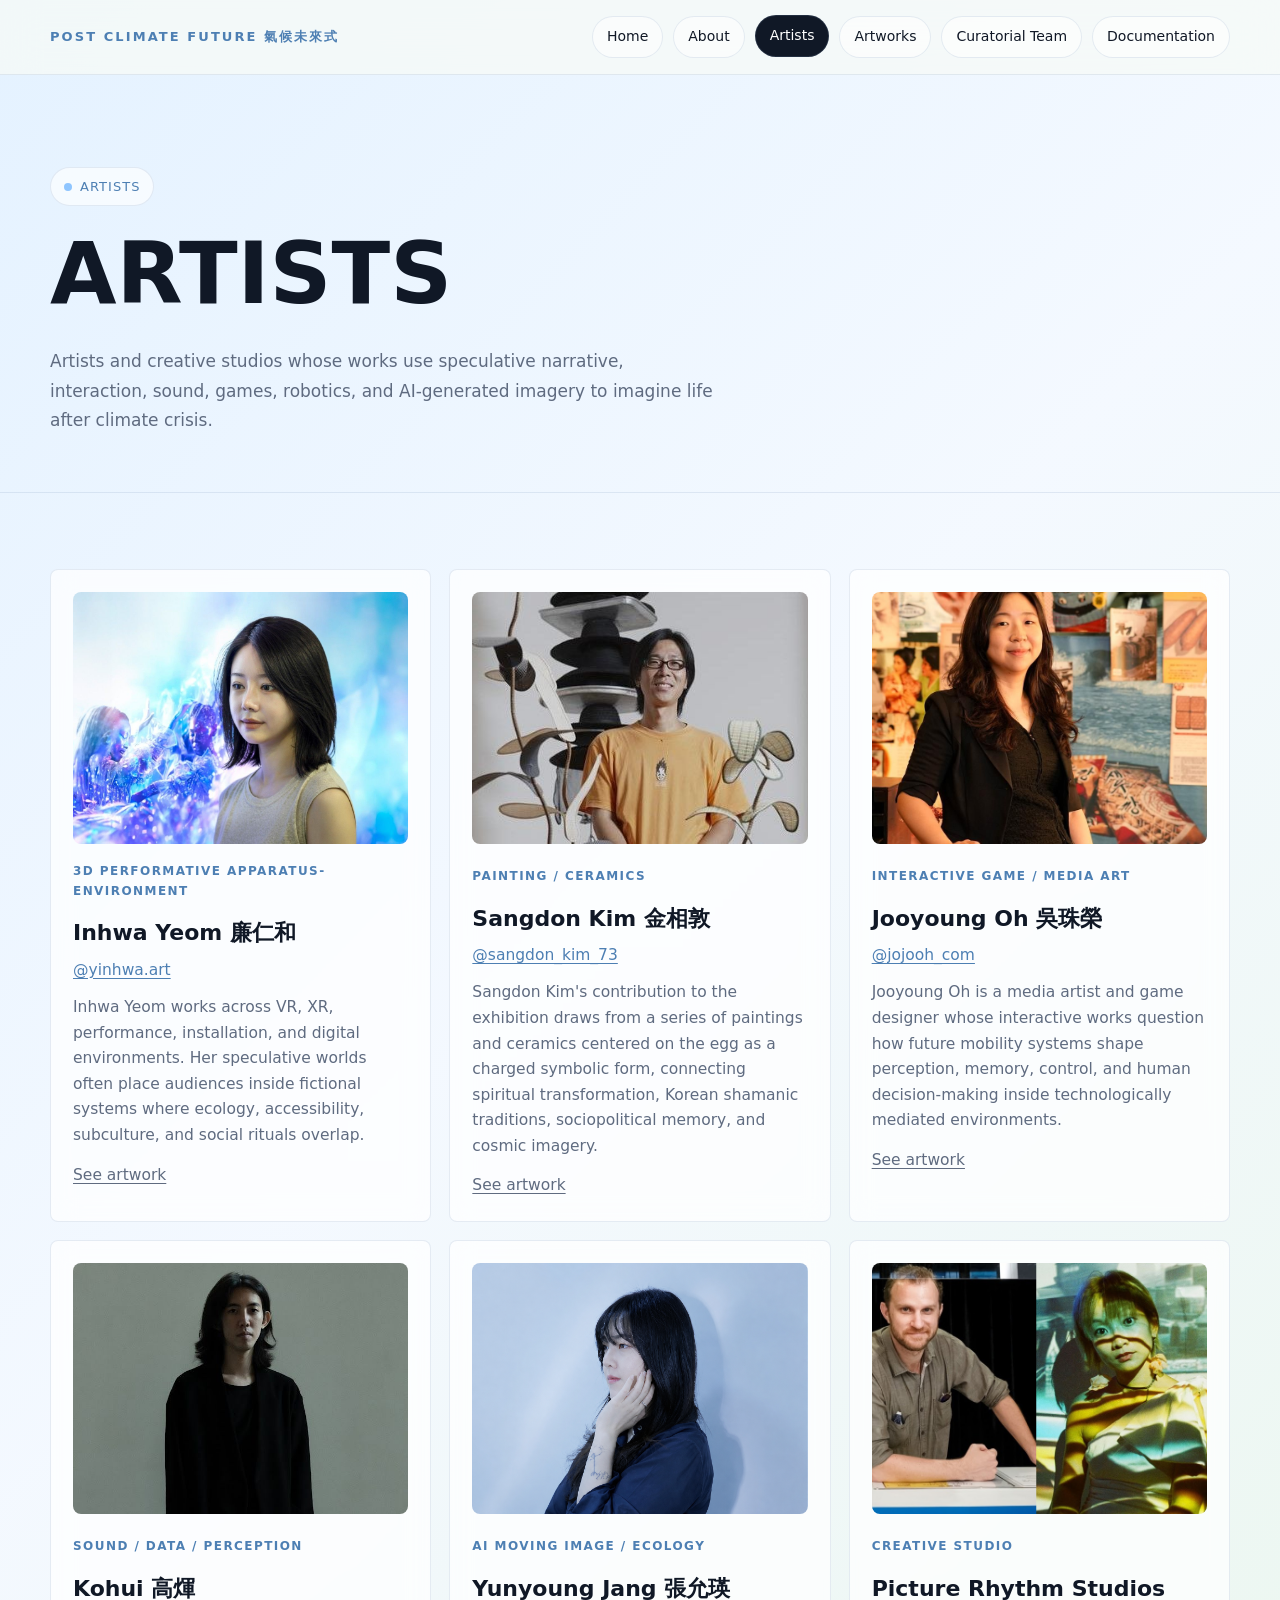
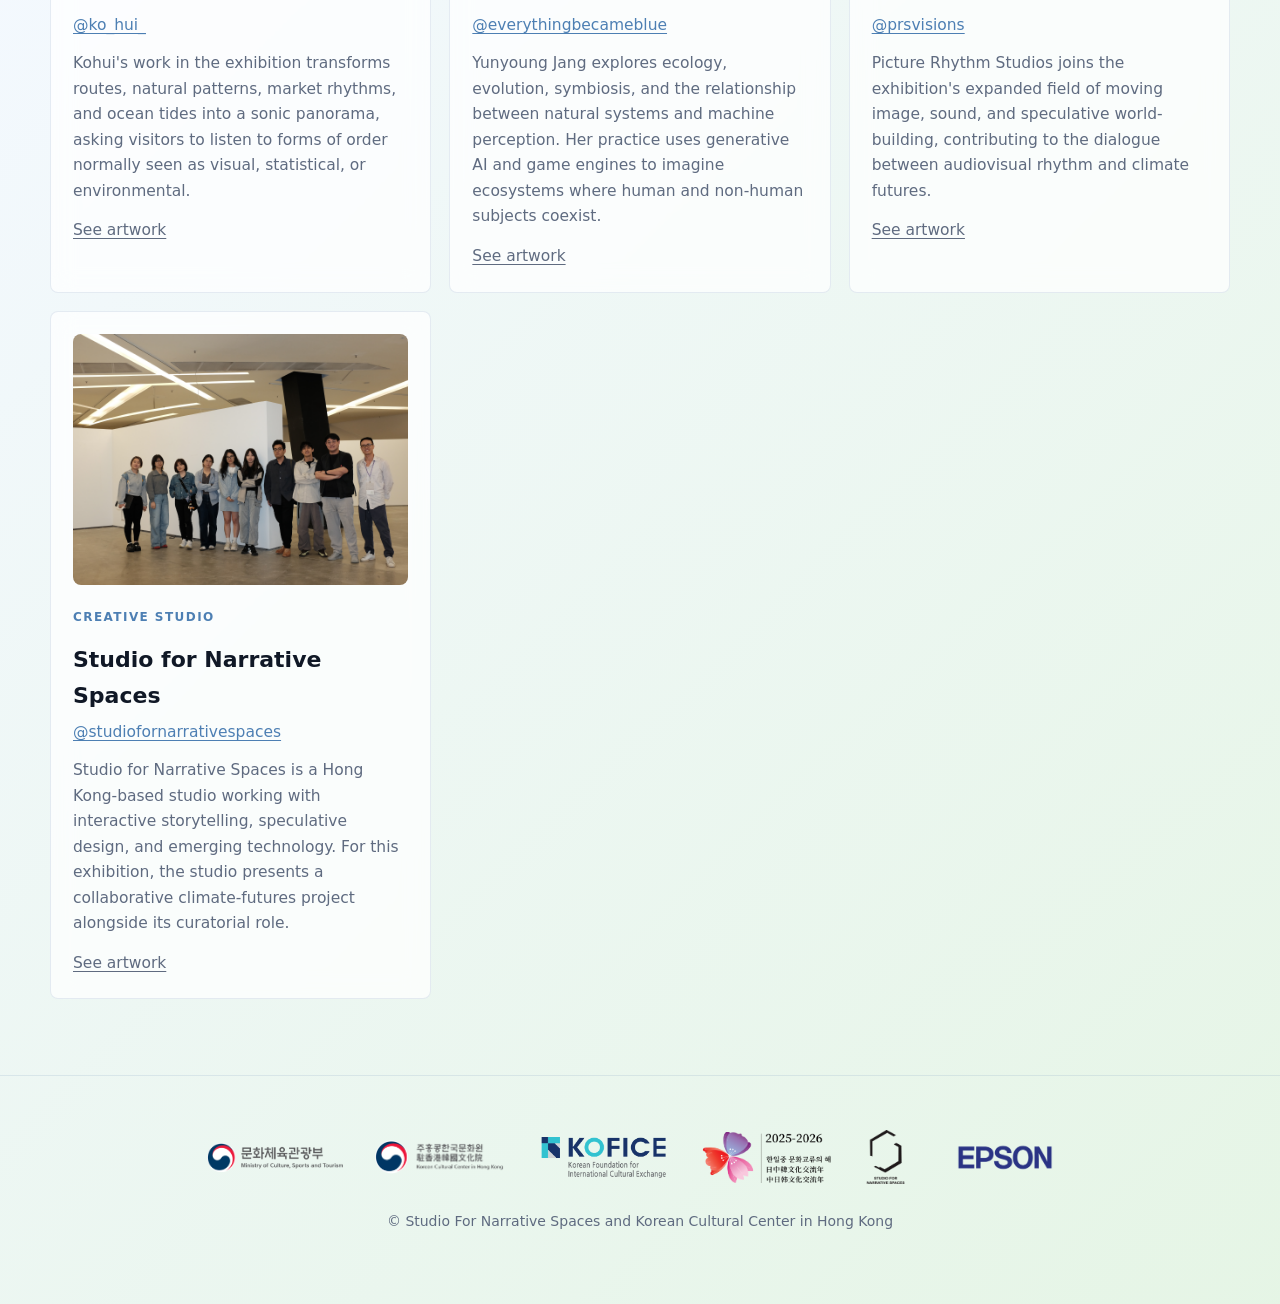
<file: artists.html>
<!DOCTYPE html>
<html lang="en">
<head>
  <meta charset="UTF-8" />
  <meta name="viewport" content="width=device-width, initial-scale=1.0" />
  <title>Artists | SPECULATIVE VISIONS OF A POST-CLIMATE FUTURE</title>
   <link rel="stylesheet" href="assets/css/style.css" />
</head>
<body>
<header>
  <div class="site-wrap nav">
    <a class="brand" href="index.html">Post Climate Future 氣候未來式</a>
    <nav class="nav-links" aria-label="Main navigation">
      <a href="index.html" class="">Home</a>
      <a href="about.html" class="">About</a>  
      <a href="artists.html" class="active">Artists</a>
      <a href="artworks.html" class="">Artworks</a>
      <a href="curatorial-team.html" class="">Curatorial Team</a>
      <a href="documentation.html" class="">Documentation</a>
    </nav>
  </div>
</header>
<main>
  <div class="site-wrap page-hero">
    <div class="eyebrow"><span class="dot"></span> Artists</div>
    <h1 class="page-title">Artists</h1>
    <p class="page-intro">Artists and creative studios whose works use speculative narrative, interaction, sound, games, robotics, and AI-generated imagery to imagine life after climate crisis.</p>
  </div>

  <section>
    <div class="site-wrap">
      <div class="grid">
        <article class="card">
          <a class="image-link" href="https://yinhwa.art/" aria-label="Visit Inhwa Yeom's website">
            <img class="profile-image" src="image/artists/inhwa.jpeg" alt="Inhwa Yeom">
          </a>
          <span class="meta">3D performative apparatus-environment</span>
          <h3><a href="https://yinhwa.art/">Inhwa Yeom 廉仁和</a></h3>
          <p class="ig-link"><a href="https://www.instagram.com/yinhwa.art/">@yinhwa.art</a></p>
          <p>Inhwa Yeom works across VR, XR, performance, installation, and digital environments. Her speculative worlds often place audiences inside fictional systems where ecology, accessibility, subculture, and social rituals overlap.</p>
          <p class="card-link"><a class="text-link" href="artwork-koko-killing-island.html">See artwork</a></p>
        </article>
        <article class="card">
          <a class="image-link" href="https://www.phdgroup.art/artists/kim-sangdon" aria-label="Visit Sangdon Kim's artist page">
            <img class="profile-image" src="image/artists/sangdom.jpeg" alt="Sangdon Kim">
          </a>
          <span class="meta">Painting / ceramics</span>
          <h3><a href="https://www.phdgroup.art/artists/kim-sangdon">Sangdon Kim 金相敦</a></h3>
          <p class="ig-link"><a href="https://www.instagram.com/sangdon_kim_73/">@sangdon_kim_73</a></p>
          <p>Sangdon Kim's contribution to the exhibition draws from a series of paintings and ceramics centered on the egg as a charged symbolic form, connecting spiritual transformation, Korean shamanic traditions, sociopolitical memory, and cosmic imagery.</p>
          <p class="card-link"><a class="text-link" href="artwork-the-eggs.html">See artwork</a></p>
        </article>
        <article class="card">
          <a class="image-link" href="https://jojooh.com/" aria-label="Visit Jooyoung Oh's website">
            <img class="profile-image" src="image/artists/jooyoung.jpeg" alt="Jooyoung Oh">
          </a>
          <span class="meta">Interactive game / media art</span>
          <h3><a href="https://jojooh.com/">Jooyoung Oh 吳珠榮</a></h3>
          <p class="ig-link"><a href="https://www.instagram.com/jojooh_com/">@jojooh_com</a></p>
          <p>Jooyoung Oh is a media artist and game designer whose interactive works question how future mobility systems shape perception, memory, control, and human decision-making inside technologically mediated environments.</p>
          <p class="card-link"><a class="text-link" href="artwork-scope-of-the-cloud.html">See artwork</a></p>
        </article>
        <article class="card">
          <a class="image-link" href="https://www.kohui.xyz/" aria-label="Visit Kohui's website">
            <img class="profile-image" src="image/artists/kohui.jpeg" alt="Kohui">
          </a>
          <span class="meta">Sound / data / perception</span>
          <h3><a href="https://www.kohui.xyz/">Kohui 高煇</a></h3>
          <p class="ig-link"><a href="https://www.instagram.com/ko_hui_/">@ko_hui_</a></p>
          <p>Kohui's work in the exhibition transforms routes, natural patterns, market rhythms, and ocean tides into a sonic panorama, asking visitors to listen to forms of order normally seen as visual, statistical, or environmental.</p>
          <p class="card-link"><a class="text-link" href="artwork-perceive-panorama.html">See artwork</a></p>
        </article>
        <article class="card">
          <a class="image-link" href="https://www.yunyoung.kr/" aria-label="Visit Yunyoung Jang's website">
            <img class="profile-image" src="image/artists/yungyoung.jpeg" alt="Yunyoung Jang">
          </a>
          <span class="meta">AI moving image / ecology</span>
          <h3><a href="https://www.yunyoung.kr/">Yunyoung Jang 張允瑛</a></h3>
          <p class="ig-link"><a href="https://www.instagram.com/everythingbecameblue/">@everythingbecameblue</a></p>
          <p>Yunyoung Jang explores ecology, evolution, symbiosis, and the relationship between natural systems and machine perception. Her practice uses generative AI and game engines to imagine ecosystems where human and non-human subjects coexist.</p>
          <p class="card-link"><a class="text-link" href="artwork-symbiotic-luminescence.html">See artwork</a></p>
        </article>
        <article class="card">
          <a class="image-link" href="https://sites.google.com/view/picture-rhythm-studios/about" aria-label="Visit Picture Rhythm Studios' website">
            <img class="profile-image" src="image/artists/prs.jpg" alt="Picture Rhythm Studios">
          </a>
          <span class="meta">Creative studio</span>
          <h3><a href="https://sites.google.com/view/picture-rhythm-studios/about">Picture Rhythm Studios</a></h3>
          <p class="ig-link"><a href="https://www.instagram.com/prsvisions/">@prsvisions</a></p>
          <p>Picture Rhythm Studios joins the exhibition's expanded field of moving image, sound, and speculative world-building, contributing to the dialogue between audiovisual rhythm and climate futures.</p>
          <p class="card-link"><a class="text-link" href="artwork-nonhumotion-2.html">See artwork</a></p>
        </article>
        <article class="card">
          <a class="image-link" href="https://recfro.github.io/" aria-label="Visit Studio for Narrative Spaces">
            <img class="profile-image" src="image/curator/sns.JPG" alt="Studio for Narrative Spaces">
          </a>
          <span class="meta">Creative studio</span>
          <h3><a href="https://recfro.github.io/">Studio for Narrative Spaces</a></h3>
          <p class="ig-link"><a href="https://www.instagram.com/studiofornarrativespaces/">@studiofornarrativespaces</a></p>
          <p>Studio for Narrative Spaces is a Hong Kong-based studio working with interactive storytelling, speculative design, and emerging technology. For this exhibition, the studio presents a collaborative climate-futures project alongside its curatorial role.</p>
          <p class="card-link"><a class="text-link" href="artwork-nonhumotion-2.html">See artwork</a></p>
        </article>
      </div>
    </div>
  </section>
</main>
<footer>
  <div class="site-wrap footer-inner">
    <div class="footer-logos" aria-label="Exhibition partner logos">
      <a href="https://www.mcst.go.kr/english/" aria-label="Ministry of Culture, Sports and Tourism">
        <img class="footer-logo" src="image/mcst logo.png" alt="Ministry of Culture, Sports and Tourism logo">
      </a>
      <a href="https://hk.korean-culture.org/hk" aria-label="Korean Cultural Center in Hong Kong">
        <img class="footer-logo" src="image/kcchk logo.png" alt="Korean Cultural Center in Hong Kong logo">
      </a>
      <a href="https://www.kofice.or.kr/eng/main.do" aria-label="Korean Foundation for International Cultural Exchange">
        <img class="footer-logo" src="image/kofice logo.png" alt="KOFICE logo">
      </a>
      <div class="cultural-year">
        <button class="cultural-logo-button" type="button" aria-expanded="false" aria-label="Read about the 2025-2026 Korea-China-Japan Year of Cultural Exchanges">
          <img class="footer-logo" src="image/cultural communication logo.png" alt="Cultural communication year logo">
        </button>
        <div class="cultural-year-card" role="dialog" aria-label="2025-2026 Korea-China-Japan Year of Cultural Exchanges">
          <h3>2026 Korea-China-Japan Year of Cultural Exchanges</h3>
          <p class="cultural-year-cn">2025-2026 中日韓文化交流年</p>
          <p>The “2025–2026 Korea-China-Japan Year of Cultural Exchanges” was officially proclaimed at the Trilateral Summit on May 27, 2024, under the shared recognition that culture serves as a bridge connecting the three nations. Jointly organized by the Ministry of Culture, Sports and Tourism of the Republic of Korea, the Ministry of Education, Culture, Sports, Science and Technology of Japan, and the Ministry of Culture and Tourism of the People’s Republic of China, the initiative is designed to deepen cultural exchange and strengthen people-to-people ties among the three countries.</p>
        </div>
      </div>
      <a href="https://recfro.github.io/" aria-label="Studio for Narrative Spaces">
        <img class="footer-logo" src="image/sns logo.png" alt="Studio for Narrative Spaces logo">
      </a>
      <a href="https://www.epson.com.hk/" aria-label="Epson Hong Kong">
        <img class="footer-logo" src="image/epson logo.png" alt="Epson logo">
      </a>
    </div>
      <p>
  © 
  <a href="https://recfro.github.io/">
    Studio For Narrative Spaces
  </a>
  and
  <a href="https://hk.korean-culture.org">
    Korean Cultural Center in Hong Kong
  </a>
</p>
  </div>
</footer>
<script src="assets/js/cultural-year.js"></script>
</body>
</html>
</file>
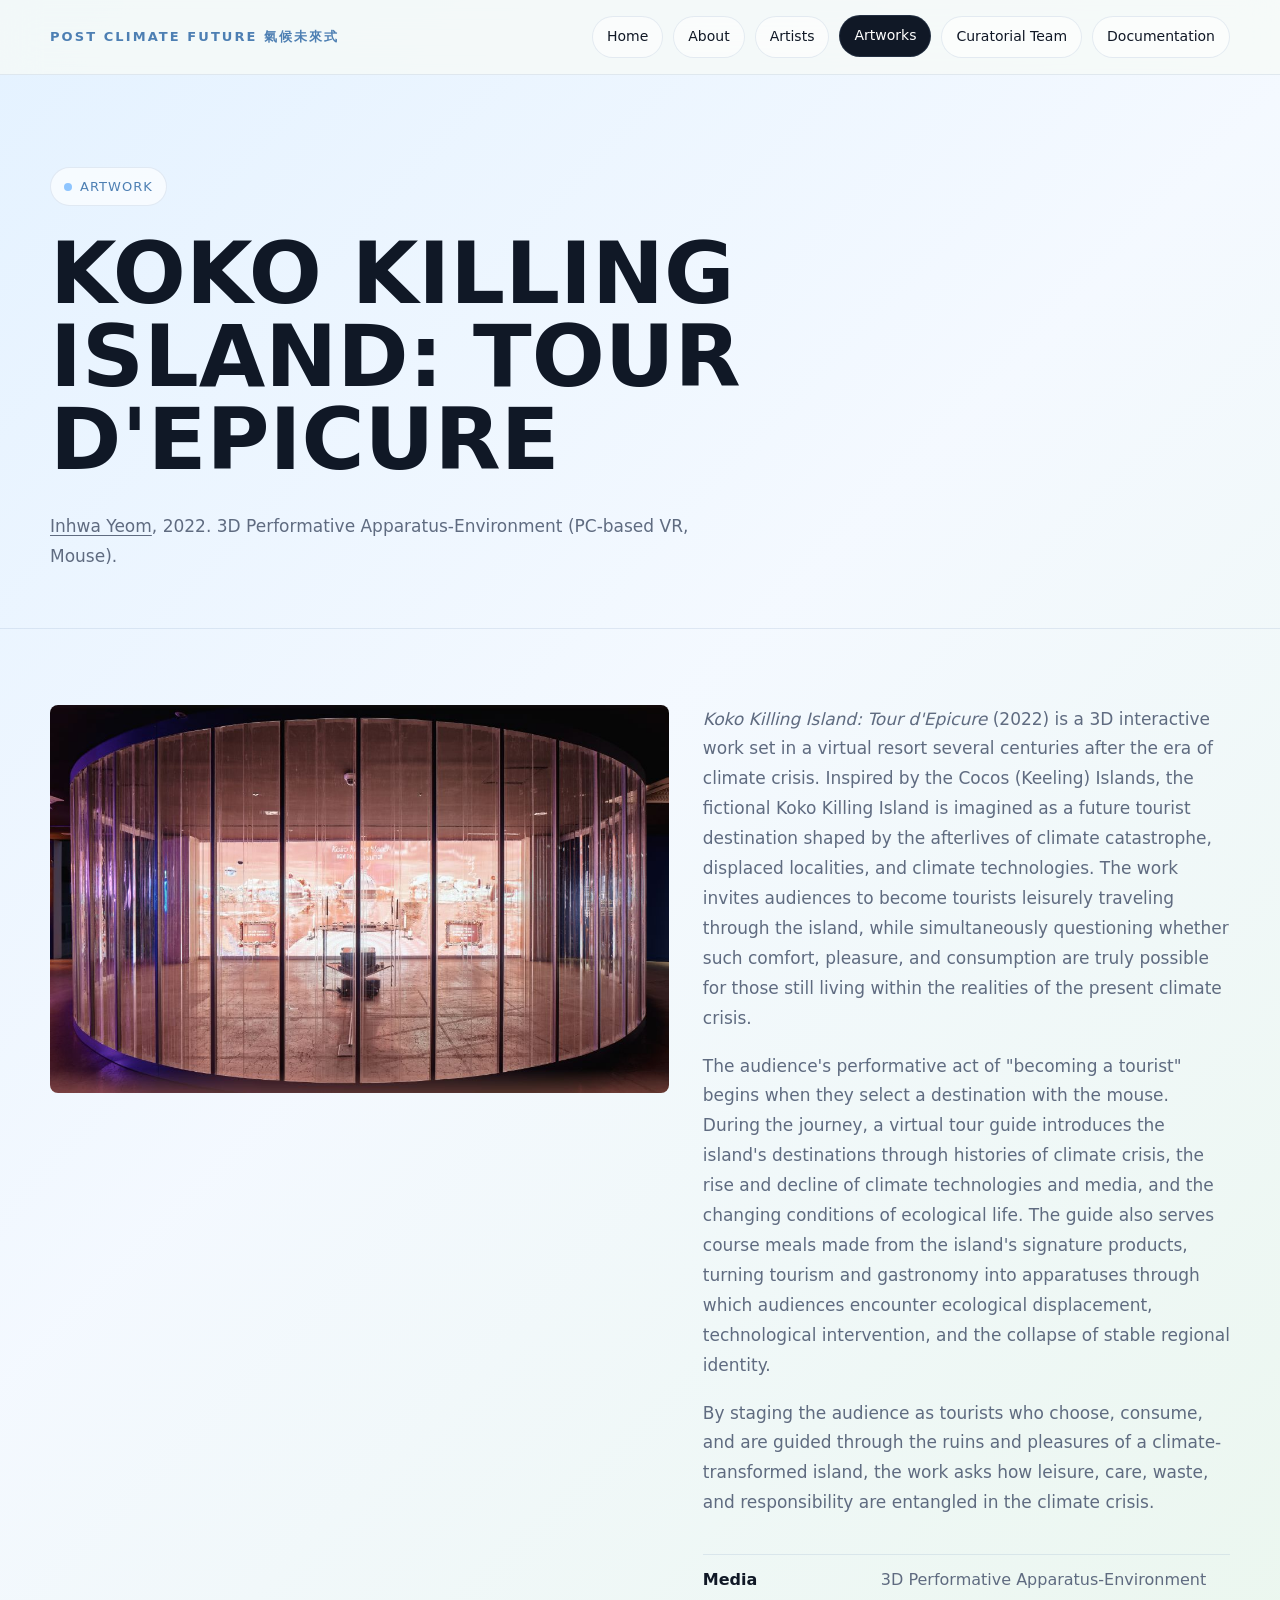
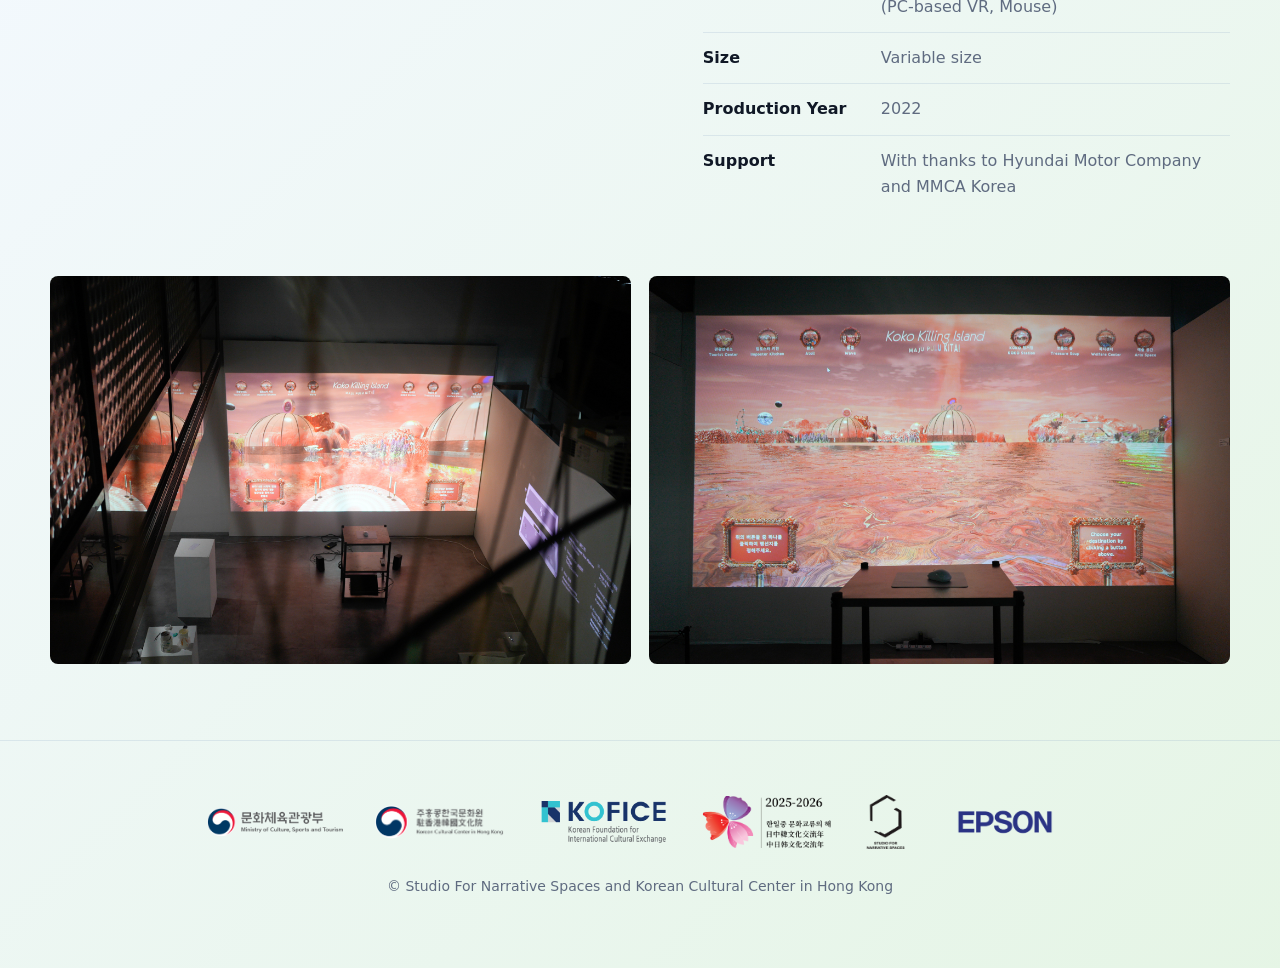
<file: artwork-koko-killing-island.html>
<!DOCTYPE html>
<html lang="en">
<head>
  <meta charset="UTF-8" />
  <meta name="viewport" content="width=device-width, initial-scale=1.0" />
  <title>Koko Killing Island: Tour d'Epicure | SPECULATIVE VISIONS OF A POST-CLIMATE FUTURE</title>
  <link rel="stylesheet" href="assets/css/style.css" />
</head>
<body>
<header>
  <div class="site-wrap nav">
    <a class="brand" href="index.html">Post Climate Future 氣候未來式</a>
    <nav class="nav-links" aria-label="Main navigation">
      <a href="index.html">Home</a>
      <a href="about.html">About</a>
      <a href="artists.html">Artists</a>
      <a href="artworks.html" class="active">Artworks</a>
      <a href="curatorial-team.html">Curatorial Team</a>
      <a href="documentation.html">Documentation</a>
    </nav>
  </div>
</header>
<main>
  <div class="site-wrap page-hero">
    <div class="eyebrow"><span class="dot"></span> Artwork</div>
    <h1 class="page-title">Koko Killing Island: Tour d'Epicure</h1>
    <p class="page-intro"><a class="text-link" href="https://yinhwa.art/">Inhwa Yeom</a>, 2022. 3D Performative Apparatus-Environment (PC-based VR, Mouse).</p>
  </div>

  <section>
    <div class="site-wrap artwork-detail">
      <img src="image/artwork/inhwa koko killing island.jpeg" alt="Koko Killing Island: Tour d'Epicure">
      <div class="artwork-copy">
        <p><em>Koko Killing Island: Tour d'Epicure</em> (2022) is a 3D interactive work set in a virtual resort several centuries after the era of climate crisis. Inspired by the Cocos (Keeling) Islands, the fictional Koko Killing Island is imagined as a future tourist destination shaped by the afterlives of climate catastrophe, displaced localities, and climate technologies. The work invites audiences to become tourists leisurely traveling through the island, while simultaneously questioning whether such comfort, pleasure, and consumption are truly possible for those still living within the realities of the present climate crisis.</p>
        <p>The audience's performative act of "becoming a tourist" begins when they select a destination with the mouse. During the journey, a virtual tour guide introduces the island's destinations through histories of climate crisis, the rise and decline of climate technologies and media, and the changing conditions of ecological life. The guide also serves course meals made from the island's signature products, turning tourism and gastronomy into apparatuses through which audiences encounter ecological displacement, technological intervention, and the collapse of stable regional identity.</p>
        <p>By staging the audience as tourists who choose, consume, and are guided through the ruins and pleasures of a climate-transformed island, the work asks how leisure, care, waste, and responsibility are entangled in the climate crisis.</p>
        <div class="info-list">
          <div class="info-row"><strong>Media</strong><span>3D Performative Apparatus-Environment (PC-based VR, Mouse)</span></div>
          <div class="info-row"><strong>Size</strong><span>Variable size</span></div>
          <div class="info-row"><strong>Production Year</strong><span>2022</span></div>
          <div class="info-row"><strong>Support</strong><span>With thanks to Hyundai Motor Company and MMCA Korea</span></div>
        </div>
      </div>
    </div>
    <div class="site-wrap artwork-documentation">
      <div class="artwork-documentation-grid">
        <figure>
          <img src="image/documentation/inhwa%20work.jpg" alt="Koko Killing Island: Tour d'Epicure exhibition installation" loading="lazy">
        </figure>
        <figure>
          <img src="image/documentation/inhwa%20work%202.jpg" alt="Koko Killing Island: Tour d'Epicure installation detail" loading="lazy">
        </figure>
      </div>
    </div>
  </section>
</main>
<footer>
  <div class="site-wrap footer-inner">
    <div class="footer-logos" aria-label="Exhibition partner logos">
      <a href="https://www.mcst.go.kr/english/" aria-label="Ministry of Culture, Sports and Tourism"><img class="footer-logo" src="image/mcst logo.png" alt="Ministry of Culture, Sports and Tourism logo"></a>
      <a href="https://hk.korean-culture.org/hk" aria-label="Korean Cultural Center in Hong Kong"><img class="footer-logo" src="image/kcchk logo.png" alt="Korean Cultural Center in Hong Kong logo"></a>
      <a href="https://www.kofice.or.kr/eng/main.do" aria-label="Korean Foundation for International Cultural Exchange"><img class="footer-logo" src="image/kofice logo.png" alt="KOFICE logo"></a>
      <div class="cultural-year">
        <button class="cultural-logo-button" type="button" aria-expanded="false" aria-label="Read about the 2025-2026 Korea-China-Japan Year of Cultural Exchanges">
          <img class="footer-logo" src="image/cultural communication logo.png" alt="Cultural communication year logo">
        </button>
        <div class="cultural-year-card" role="dialog" aria-label="2025-2026 Korea-China-Japan Year of Cultural Exchanges">
          <h3>2026 Korea-China-Japan Year of Cultural Exchanges</h3>
          <p class="cultural-year-cn">2025-2026 中日韓文化交流年</p>
          <p>The “2025–2026 Korea-China-Japan Year of Cultural Exchanges” was officially proclaimed at the Trilateral Summit on May 27, 2024, under the shared recognition that culture serves as a bridge connecting the three nations. Jointly organized by the Ministry of Culture, Sports and Tourism of the Republic of Korea, the Ministry of Education, Culture, Sports, Science and Technology of Japan, and the Ministry of Culture and Tourism of the People’s Republic of China, the initiative is designed to deepen cultural exchange and strengthen people-to-people ties among the three countries.</p>
        </div>
      </div>
      <a href="https://recfro.github.io/" aria-label="Studio for Narrative Spaces"><img class="footer-logo" src="image/sns logo.png" alt="Studio for Narrative Spaces logo"></a>
      <a href="https://www.epson.com.hk/" aria-label="Epson Hong Kong"><img class="footer-logo" src="image/epson logo.png" alt="Epson logo"></a>
    </div>
    <p>© <a href="https://recfro.github.io/">Studio For Narrative Spaces</a> and <a href="https://hk.korean-culture.org">Korean Cultural Center in Hong Kong</a></p>
  </div>
</footer>
<script src="assets/js/cultural-year.js"></script>
</body>
</html>
</file>
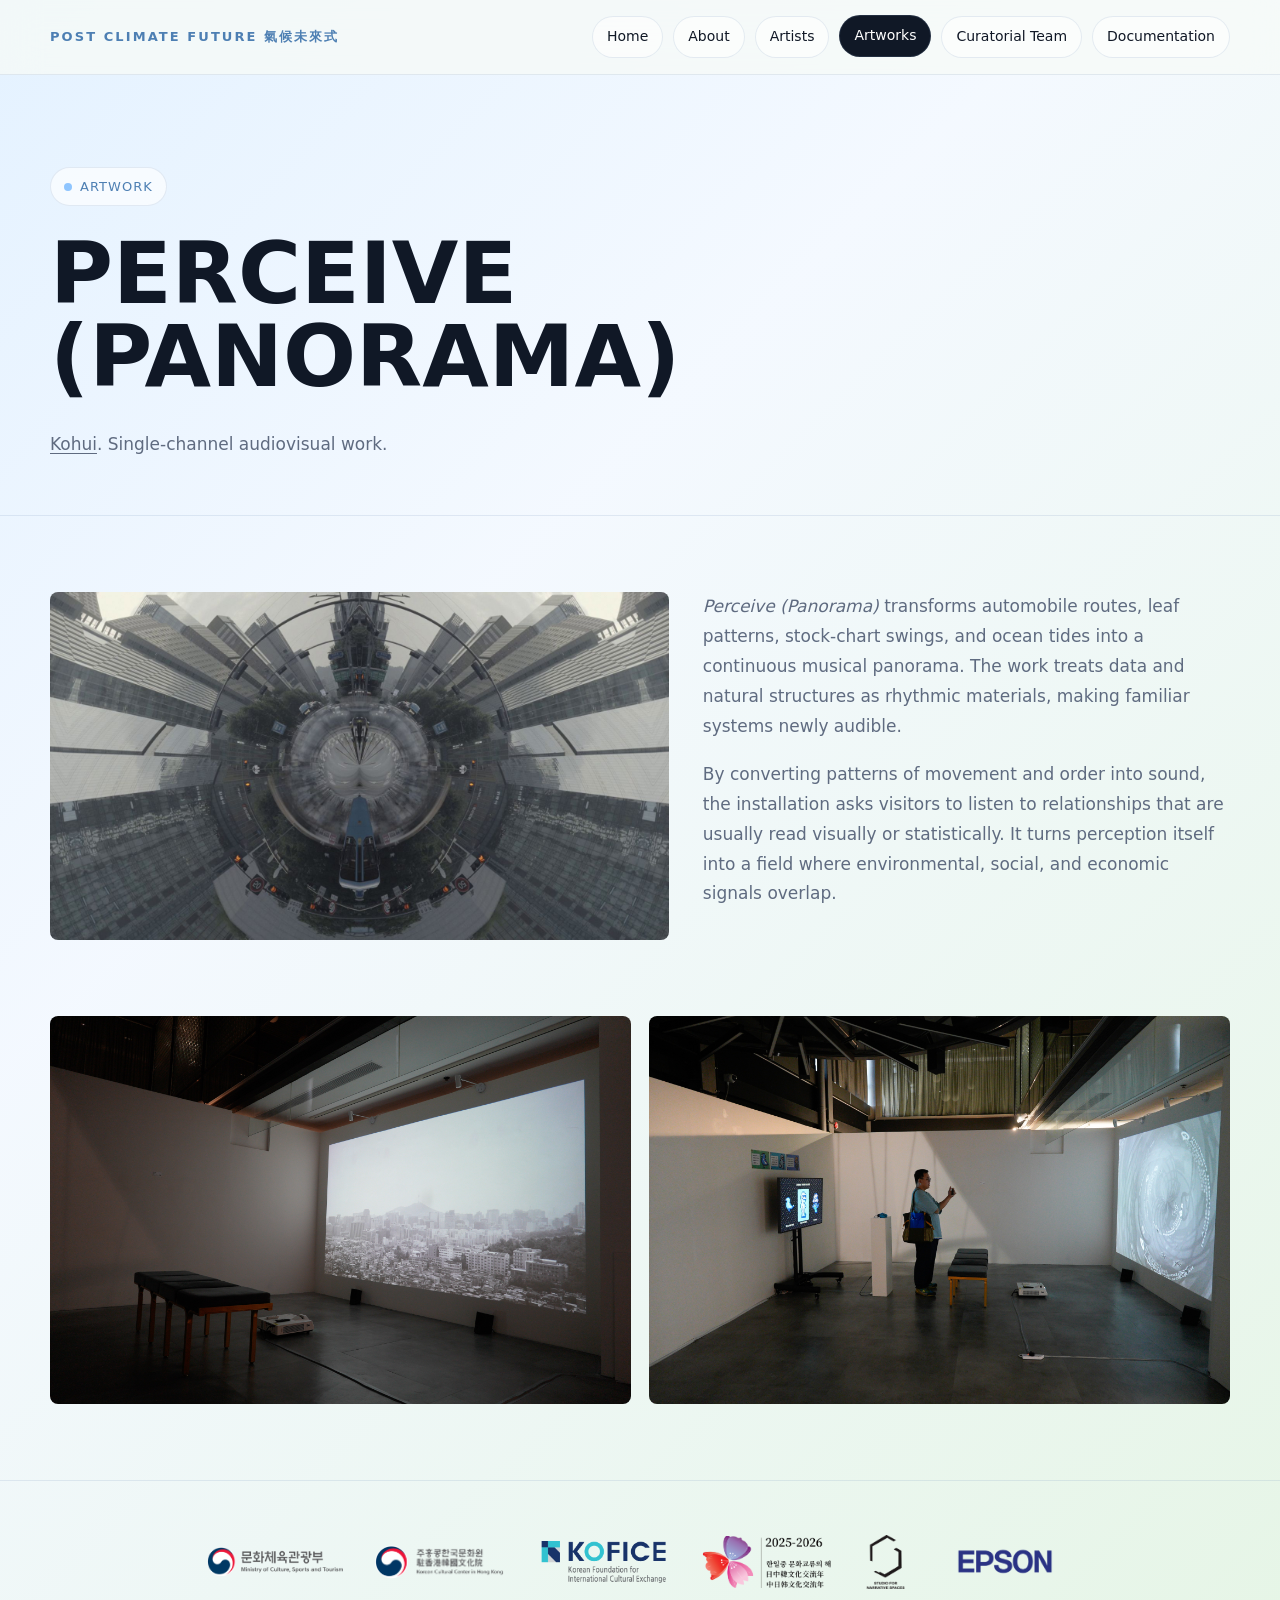
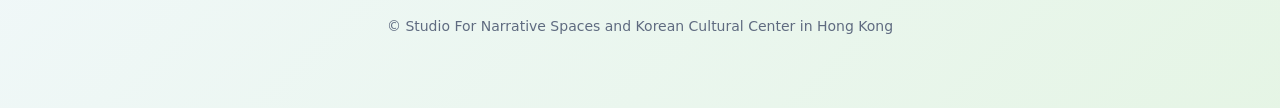
<file: artwork-perceive-panorama.html>
<!DOCTYPE html>
<html lang="en">
<head>
  <meta charset="UTF-8" />
  <meta name="viewport" content="width=device-width, initial-scale=1.0" />
  <title>Perceive (Panorama) | SPECULATIVE VISIONS OF A POST-CLIMATE FUTURE</title>
  <link rel="stylesheet" href="assets/css/style.css" />
</head>
<body>
<header>
  <div class="site-wrap nav">
    <a class="brand" href="index.html">Post Climate Future 氣候未來式</a>
    <nav class="nav-links" aria-label="Main navigation">
      <a href="index.html">Home</a>
      <a href="about.html">About</a>
      <a href="artists.html">Artists</a>
      <a href="artworks.html" class="active">Artworks</a>
      <a href="curatorial-team.html">Curatorial Team</a>
      <a href="documentation.html">Documentation</a>
    </nav>
  </div>
</header>
<main>
  <div class="site-wrap page-hero">
    <div class="eyebrow"><span class="dot"></span> Artwork</div>
    <h1 class="page-title">Perceive (Panorama)</h1>
    <p class="page-intro"><a class="text-link" href="https://www.kohui.xyz/">Kohui</a>. Single-channel audiovisual work.</p>
  </div>

  <section>
    <div class="site-wrap artwork-detail">
      <img src="image/artwork/kohui perceive.jpeg" alt="Perceive (Panorama)">
      <div class="artwork-copy">
        <p><em>Perceive (Panorama)</em> transforms automobile routes, leaf patterns, stock-chart swings, and ocean tides into a continuous musical panorama. The work treats data and natural structures as rhythmic materials, making familiar systems newly audible.</p>
        <p>By converting patterns of movement and order into sound, the installation asks visitors to listen to relationships that are usually read visually or statistically. It turns perception itself into a field where environmental, social, and economic signals overlap.</p>
      </div>
    </div>
    <div class="site-wrap artwork-documentation">
      <div class="artwork-documentation-grid">
        <figure>
          <img src="image/documentation/kohui%20work.jpg" alt="Perceive (Panorama) exhibition installation" loading="lazy">
        </figure>
        <figure>
          <img src="image/documentation/audience%20watch%20kohui%20s%20work.jpg" alt="Audience viewing Perceive (Panorama)" loading="lazy">
        </figure>
      </div>
    </div>
  </section>
</main>
<footer>
  <div class="site-wrap footer-inner">
    <div class="footer-logos" aria-label="Exhibition partner logos">
      <a href="https://www.mcst.go.kr/english/" aria-label="Ministry of Culture, Sports and Tourism"><img class="footer-logo" src="image/mcst logo.png" alt="Ministry of Culture, Sports and Tourism logo"></a>
      <a href="https://hk.korean-culture.org/hk" aria-label="Korean Cultural Center in Hong Kong"><img class="footer-logo" src="image/kcchk logo.png" alt="Korean Cultural Center in Hong Kong logo"></a>
      <a href="https://www.kofice.or.kr/eng/main.do" aria-label="Korean Foundation for International Cultural Exchange"><img class="footer-logo" src="image/kofice logo.png" alt="KOFICE logo"></a>
      <div class="cultural-year">
        <button class="cultural-logo-button" type="button" aria-expanded="false" aria-label="Read about the 2025-2026 Korea-China-Japan Year of Cultural Exchanges">
          <img class="footer-logo" src="image/cultural communication logo.png" alt="Cultural communication year logo">
        </button>
        <div class="cultural-year-card" role="dialog" aria-label="2025-2026 Korea-China-Japan Year of Cultural Exchanges">
          <h3>2026 Korea-China-Japan Year of Cultural Exchanges</h3>
          <p class="cultural-year-cn">2025-2026 中日韓文化交流年</p>
          <p>The “2025–2026 Korea-China-Japan Year of Cultural Exchanges” was officially proclaimed at the Trilateral Summit on May 27, 2024, under the shared recognition that culture serves as a bridge connecting the three nations. Jointly organized by the Ministry of Culture, Sports and Tourism of the Republic of Korea, the Ministry of Education, Culture, Sports, Science and Technology of Japan, and the Ministry of Culture and Tourism of the People’s Republic of China, the initiative is designed to deepen cultural exchange and strengthen people-to-people ties among the three countries.</p>
        </div>
      </div>
      <a href="https://recfro.github.io/" aria-label="Studio for Narrative Spaces"><img class="footer-logo" src="image/sns logo.png" alt="Studio for Narrative Spaces logo"></a>
      <a href="https://www.epson.com.hk/" aria-label="Epson Hong Kong"><img class="footer-logo" src="image/epson logo.png" alt="Epson logo"></a>
    </div>
    <p>© <a href="https://recfro.github.io/">Studio For Narrative Spaces</a> and <a href="https://hk.korean-culture.org">Korean Cultural Center in Hong Kong</a></p>
  </div>
</footer>
<script src="assets/js/cultural-year.js"></script>
</body>
</html>
</file>
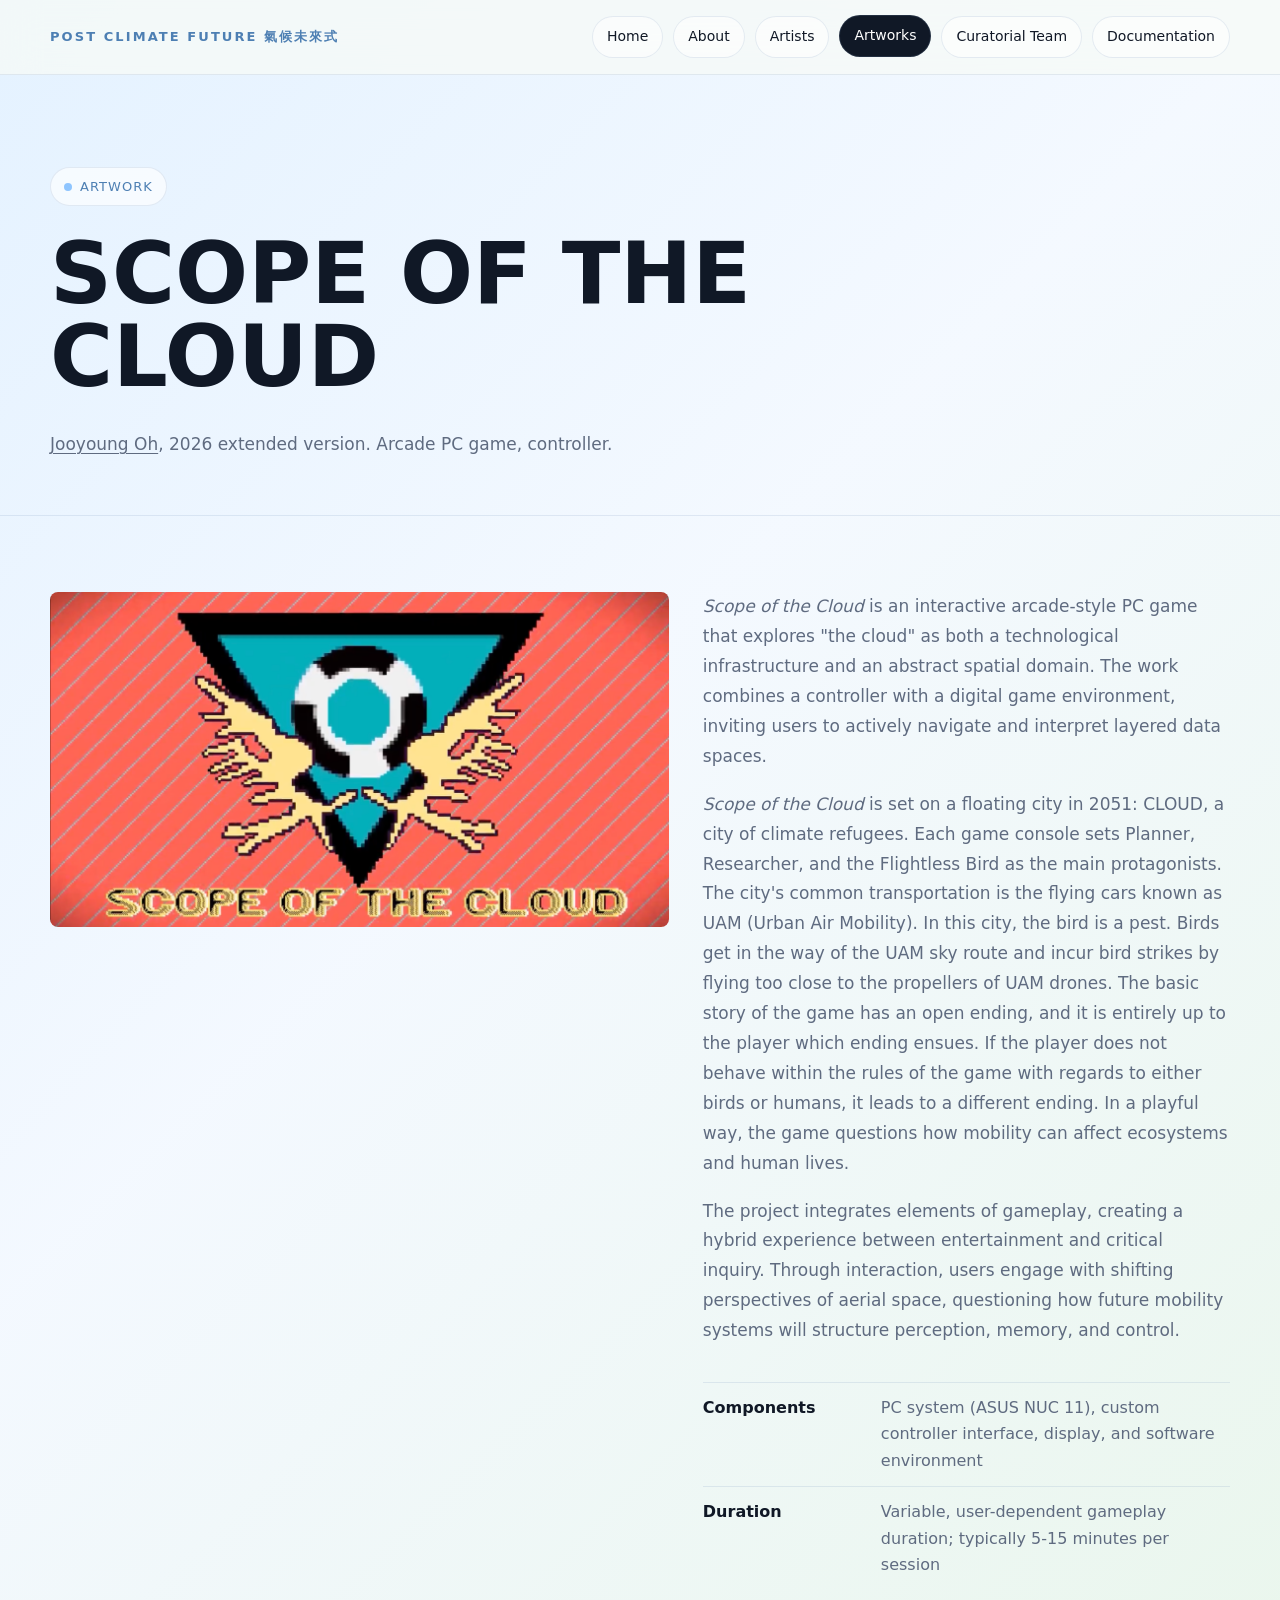
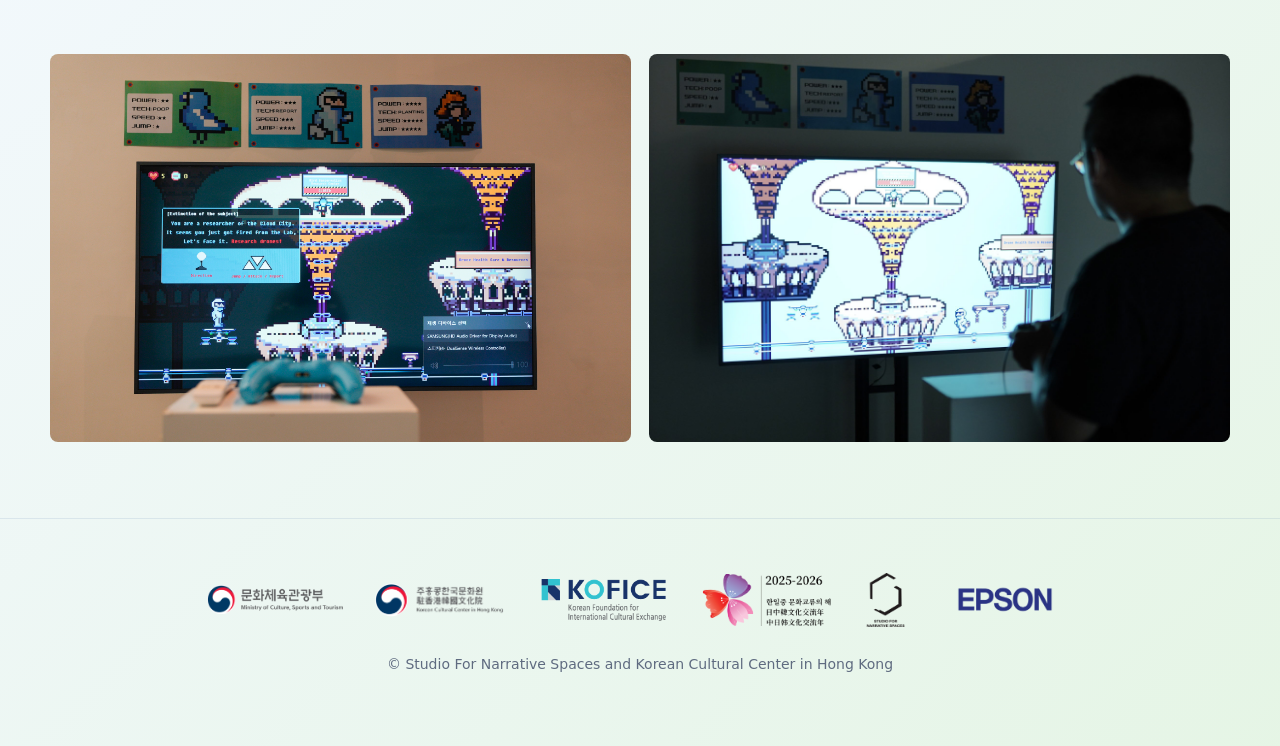
<file: artwork-scope-of-the-cloud.html>
<!DOCTYPE html>
<html lang="en">
<head>
  <meta charset="UTF-8" />
  <meta name="viewport" content="width=device-width, initial-scale=1.0" />
  <title>Scope of the Cloud | SPECULATIVE VISIONS OF A POST-CLIMATE FUTURE</title>
  <link rel="stylesheet" href="assets/css/style.css" />
</head>
<body>
<header>
  <div class="site-wrap nav">
    <a class="brand" href="index.html">Post Climate Future 氣候未來式</a>
    <nav class="nav-links" aria-label="Main navigation">
      <a href="index.html">Home</a>
      <a href="about.html">About</a>
      <a href="artists.html">Artists</a>
      <a href="artworks.html" class="active">Artworks</a>
      <a href="curatorial-team.html">Curatorial Team</a>
      <a href="documentation.html">Documentation</a>
    </nav>
  </div>
</header>
<main>
  <div class="site-wrap page-hero">
    <div class="eyebrow"><span class="dot"></span> Artwork</div>
    <h1 class="page-title">Scope of the Cloud</h1>
    <p class="page-intro"><a class="text-link" href="https://jojooh.com/">Jooyoung Oh</a>, 2026 extended version. Arcade PC game, controller.</p>
  </div>

  <section>
    <div class="site-wrap artwork-detail">
      <img src="image/artwork/jooyoung_scoup.png" alt="Scope of the Cloud">
      <div class="artwork-copy">
        <p><em>Scope of the Cloud</em> is an interactive arcade-style PC game that explores "the cloud" as both a technological infrastructure and an abstract spatial domain. The work combines a controller with a digital game environment, inviting users to actively navigate and interpret layered data spaces.</p>
        <p><em>Scope of the Cloud</em> is set on a floating city in 2051: CLOUD, a city of climate refugees. Each game console sets Planner, Researcher, and the Flightless Bird as the main protagonists. The city's common transportation is the flying cars known as UAM (Urban Air Mobility). In this city, the bird is a pest. Birds get in the way of the UAM sky route and incur bird strikes by flying too close to the propellers of UAM drones. The basic story of the game has an open ending, and it is entirely up to the player which ending ensues. If the player does not behave within the rules of the game with regards to either birds or humans, it leads to a different ending. In a playful way, the game questions how mobility can affect ecosystems and human lives.</p>
        <p>The project integrates elements of gameplay, creating a hybrid experience between entertainment and critical inquiry. Through interaction, users engage with shifting perspectives of aerial space, questioning how future mobility systems will structure perception, memory, and control.</p>
        <div class="info-list">
          <div class="info-row"><strong>Components</strong><span>PC system (ASUS NUC 11), custom controller interface, display, and software environment</span></div>
          <div class="info-row"><strong>Duration</strong><span>Variable, user-dependent gameplay duration; typically 5-15 minutes per session</span></div>
        </div>
      </div>
    </div>
    <div class="site-wrap artwork-documentation">
      <div class="artwork-documentation-grid">
        <figure>
          <img src="image/documentation/jooyoung%20work.jpg" alt="Scope of the Cloud exhibition installation" loading="lazy">
        </figure>
        <figure>
          <img src="image/documentation/audience%20interact%20jooyoung%20work.jpg" alt="Audience interacting with Scope of the Cloud" loading="lazy">
        </figure>
      </div>
    </div>
  </section>
</main>
<footer>
  <div class="site-wrap footer-inner">
    <div class="footer-logos" aria-label="Exhibition partner logos">
      <a href="https://www.mcst.go.kr/english/" aria-label="Ministry of Culture, Sports and Tourism"><img class="footer-logo" src="image/mcst logo.png" alt="Ministry of Culture, Sports and Tourism logo"></a>
      <a href="https://hk.korean-culture.org/hk" aria-label="Korean Cultural Center in Hong Kong"><img class="footer-logo" src="image/kcchk logo.png" alt="Korean Cultural Center in Hong Kong logo"></a>
      <a href="https://www.kofice.or.kr/eng/main.do" aria-label="Korean Foundation for International Cultural Exchange"><img class="footer-logo" src="image/kofice logo.png" alt="KOFICE logo"></a>
      <div class="cultural-year">
        <button class="cultural-logo-button" type="button" aria-expanded="false" aria-label="Read about the 2025-2026 Korea-China-Japan Year of Cultural Exchanges">
          <img class="footer-logo" src="image/cultural communication logo.png" alt="Cultural communication year logo">
        </button>
        <div class="cultural-year-card" role="dialog" aria-label="2025-2026 Korea-China-Japan Year of Cultural Exchanges">
          <h3>2026 Korea-China-Japan Year of Cultural Exchanges</h3>
          <p class="cultural-year-cn">2025-2026 中日韓文化交流年</p>
          <p>The “2025–2026 Korea-China-Japan Year of Cultural Exchanges” was officially proclaimed at the Trilateral Summit on May 27, 2024, under the shared recognition that culture serves as a bridge connecting the three nations. Jointly organized by the Ministry of Culture, Sports and Tourism of the Republic of Korea, the Ministry of Education, Culture, Sports, Science and Technology of Japan, and the Ministry of Culture and Tourism of the People’s Republic of China, the initiative is designed to deepen cultural exchange and strengthen people-to-people ties among the three countries.</p>
        </div>
      </div>
      <a href="https://recfro.github.io/" aria-label="Studio for Narrative Spaces"><img class="footer-logo" src="image/sns logo.png" alt="Studio for Narrative Spaces logo"></a>
      <a href="https://www.epson.com.hk/" aria-label="Epson Hong Kong"><img class="footer-logo" src="image/epson logo.png" alt="Epson logo"></a>
    </div>
    <p>© <a href="https://recfro.github.io/">Studio For Narrative Spaces</a> and <a href="https://hk.korean-culture.org">Korean Cultural Center in Hong Kong</a></p>
  </div>
</footer>
<script src="assets/js/cultural-year.js"></script>
</body>
</html>
</file>
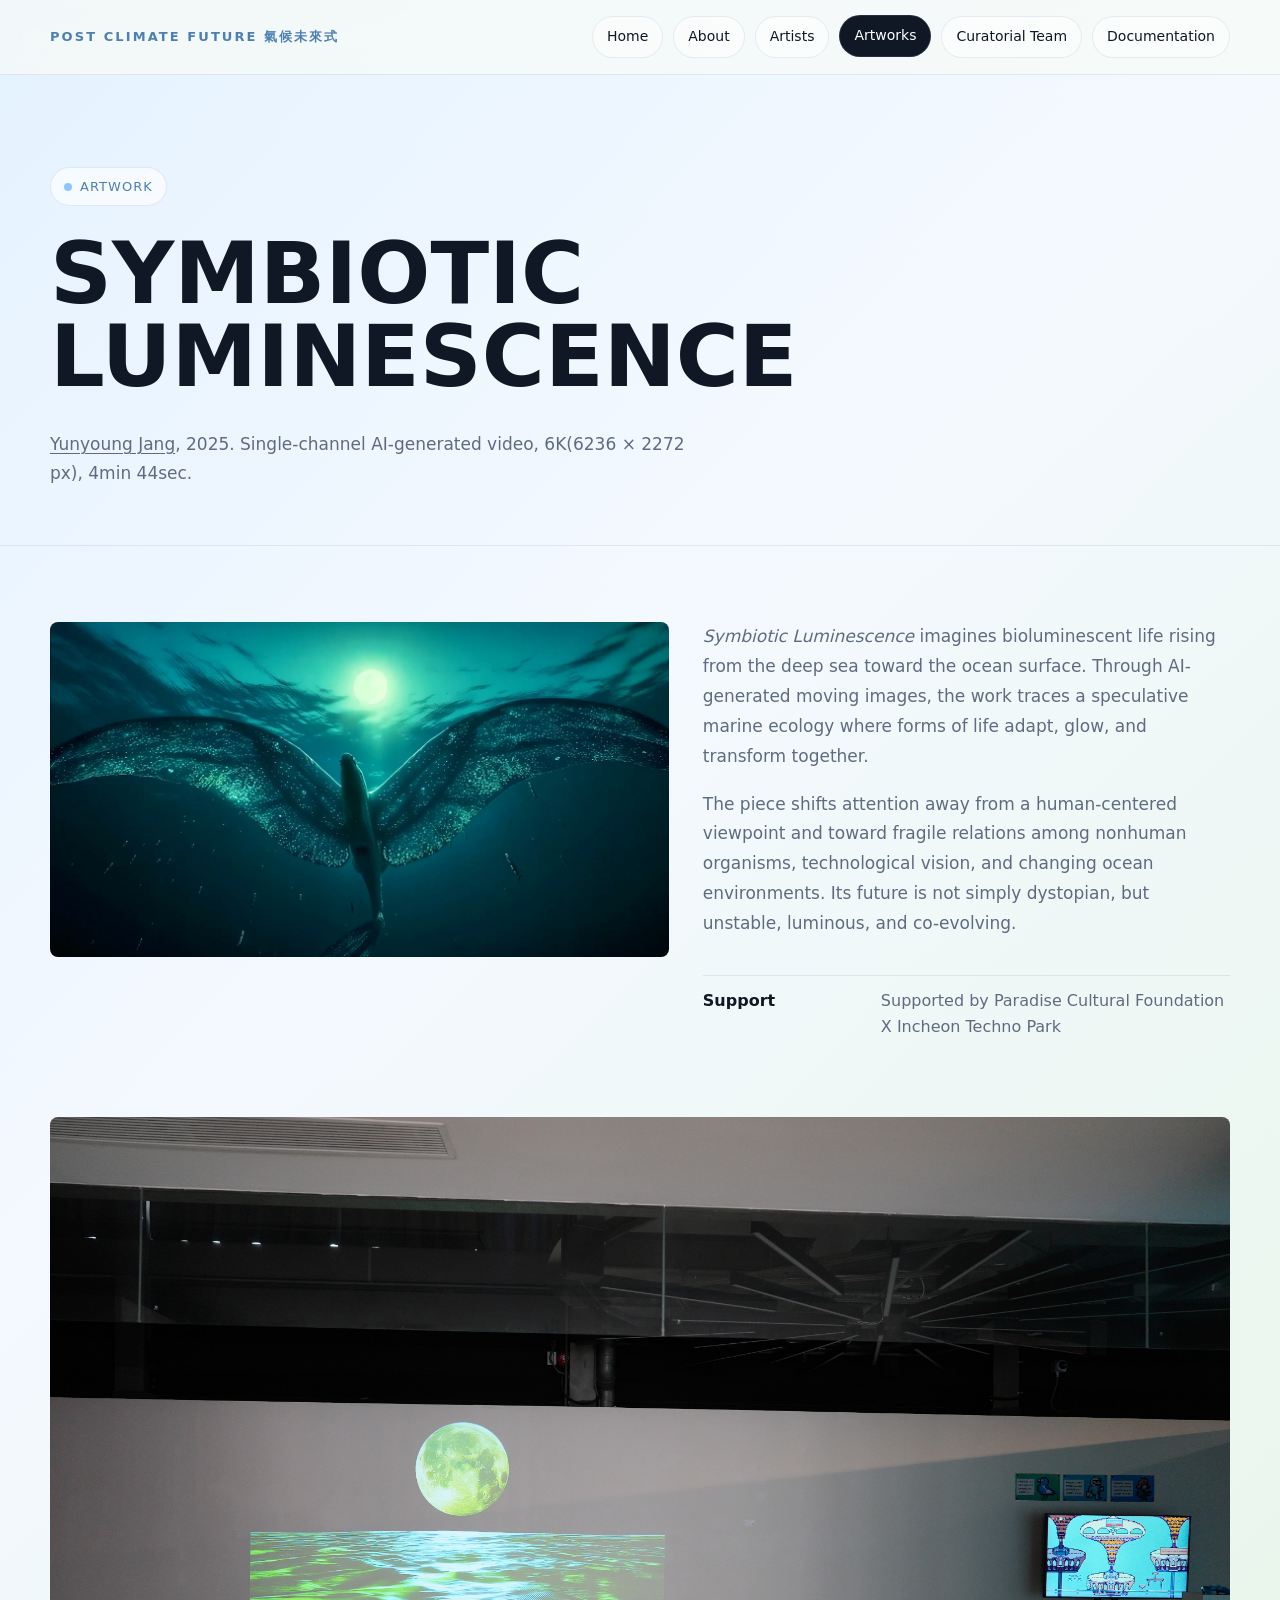
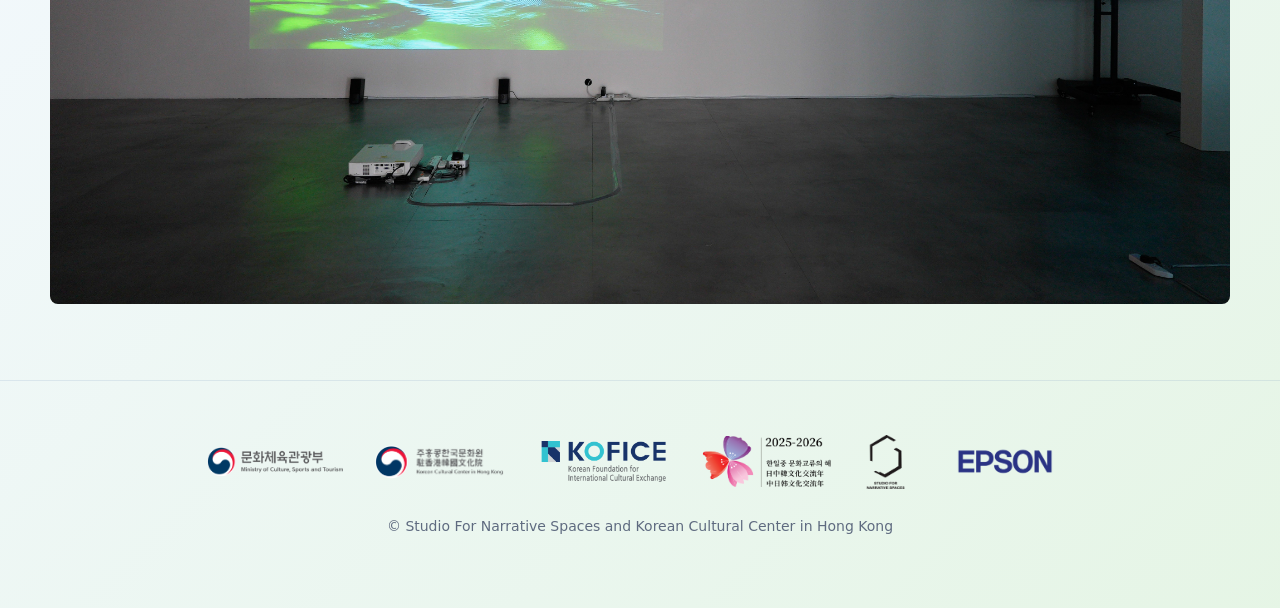
<file: artwork-symbiotic-luminescence.html>
<!DOCTYPE html>
<html lang="en">
<head>
  <meta charset="UTF-8" />
  <meta name="viewport" content="width=device-width, initial-scale=1.0" />
  <title>Symbiotic Luminescence | SPECULATIVE VISIONS OF A POST-CLIMATE FUTURE</title>
  <link rel="stylesheet" href="assets/css/style.css" />
</head>
<body>
<header>
  <div class="site-wrap nav">
    <a class="brand" href="index.html">Post Climate Future 氣候未來式</a>
    <nav class="nav-links" aria-label="Main navigation">
      <a href="index.html">Home</a>
      <a href="about.html">About</a>
      <a href="artists.html">Artists</a>
      <a href="artworks.html" class="active">Artworks</a>
      <a href="curatorial-team.html">Curatorial Team</a>
      <a href="documentation.html">Documentation</a>
    </nav>
  </div>
</header>
<main>
  <div class="site-wrap page-hero">
    <div class="eyebrow"><span class="dot"></span> Artwork</div>
    <h1 class="page-title">Symbiotic Luminescence</h1>
    <p class="page-intro"><a class="text-link" href="https://www.yunyoung.kr/">Yunyoung Jang</a>, 2025. Single-channel AI-generated video, 6K(6236 × 2272 px), 4min 44sec.</p>
  </div>

  <section>
    <div class="site-wrap artwork-detail">
      <img src="image/artwork/yunyoung Symbiotic.png" alt="Symbiotic Luminescence">
      <div class="artwork-copy">
        <p><em>Symbiotic Luminescence</em> imagines bioluminescent life rising from the deep sea toward the ocean surface. Through AI-generated moving images, the work traces a speculative marine ecology where forms of life adapt, glow, and transform together.</p>
        <p>The piece shifts attention away from a human-centered viewpoint and toward fragile relations among nonhuman organisms, technological vision, and changing ocean environments. Its future is not simply dystopian, but unstable, luminous, and co-evolving.</p>
        <div class="info-list">
          <div class="info-row"><strong>Support</strong><span>Supported by Paradise Cultural Foundation X Incheon Techno Park</span></div>
        </div>
      </div>
    </div>
    <div class="site-wrap artwork-documentation">
      <div class="artwork-documentation-grid">
        <figure>
          <img src="image/documentation/yunyoung%20and%20jooyoung%20work.jpg" alt="Symbiotic Luminescence exhibition installation" loading="lazy">
        </figure>
      </div>
    </div>
  </section>
</main>
<footer>
  <div class="site-wrap footer-inner">
    <div class="footer-logos" aria-label="Exhibition partner logos">
      <a href="https://www.mcst.go.kr/english/" aria-label="Ministry of Culture, Sports and Tourism"><img class="footer-logo" src="image/mcst logo.png" alt="Ministry of Culture, Sports and Tourism logo"></a>
      <a href="https://hk.korean-culture.org/hk" aria-label="Korean Cultural Center in Hong Kong"><img class="footer-logo" src="image/kcchk logo.png" alt="Korean Cultural Center in Hong Kong logo"></a>
      <a href="https://www.kofice.or.kr/eng/main.do" aria-label="Korean Foundation for International Cultural Exchange"><img class="footer-logo" src="image/kofice logo.png" alt="KOFICE logo"></a>
      <div class="cultural-year">
        <button class="cultural-logo-button" type="button" aria-expanded="false" aria-label="Read about the 2025-2026 Korea-China-Japan Year of Cultural Exchanges">
          <img class="footer-logo" src="image/cultural communication logo.png" alt="Cultural communication year logo">
        </button>
        <div class="cultural-year-card" role="dialog" aria-label="2025-2026 Korea-China-Japan Year of Cultural Exchanges">
          <h3>2026 Korea-China-Japan Year of Cultural Exchanges</h3>
          <p class="cultural-year-cn">2025-2026 中日韓文化交流年</p>
          <p>The “2025–2026 Korea-China-Japan Year of Cultural Exchanges” was officially proclaimed at the Trilateral Summit on May 27, 2024, under the shared recognition that culture serves as a bridge connecting the three nations. Jointly organized by the Ministry of Culture, Sports and Tourism of the Republic of Korea, the Ministry of Education, Culture, Sports, Science and Technology of Japan, and the Ministry of Culture and Tourism of the People’s Republic of China, the initiative is designed to deepen cultural exchange and strengthen people-to-people ties among the three countries.</p>
        </div>
      </div>
      <a href="https://recfro.github.io/" aria-label="Studio for Narrative Spaces"><img class="footer-logo" src="image/sns logo.png" alt="Studio for Narrative Spaces logo"></a>
      <a href="https://www.epson.com.hk/" aria-label="Epson Hong Kong"><img class="footer-logo" src="image/epson logo.png" alt="Epson logo"></a>
    </div>
    <p>© <a href="https://recfro.github.io/">Studio For Narrative Spaces</a> and <a href="https://hk.korean-culture.org">Korean Cultural Center in Hong Kong</a></p>
  </div>
</footer>
<script src="assets/js/cultural-year.js"></script>
</body>
</html>
</file>
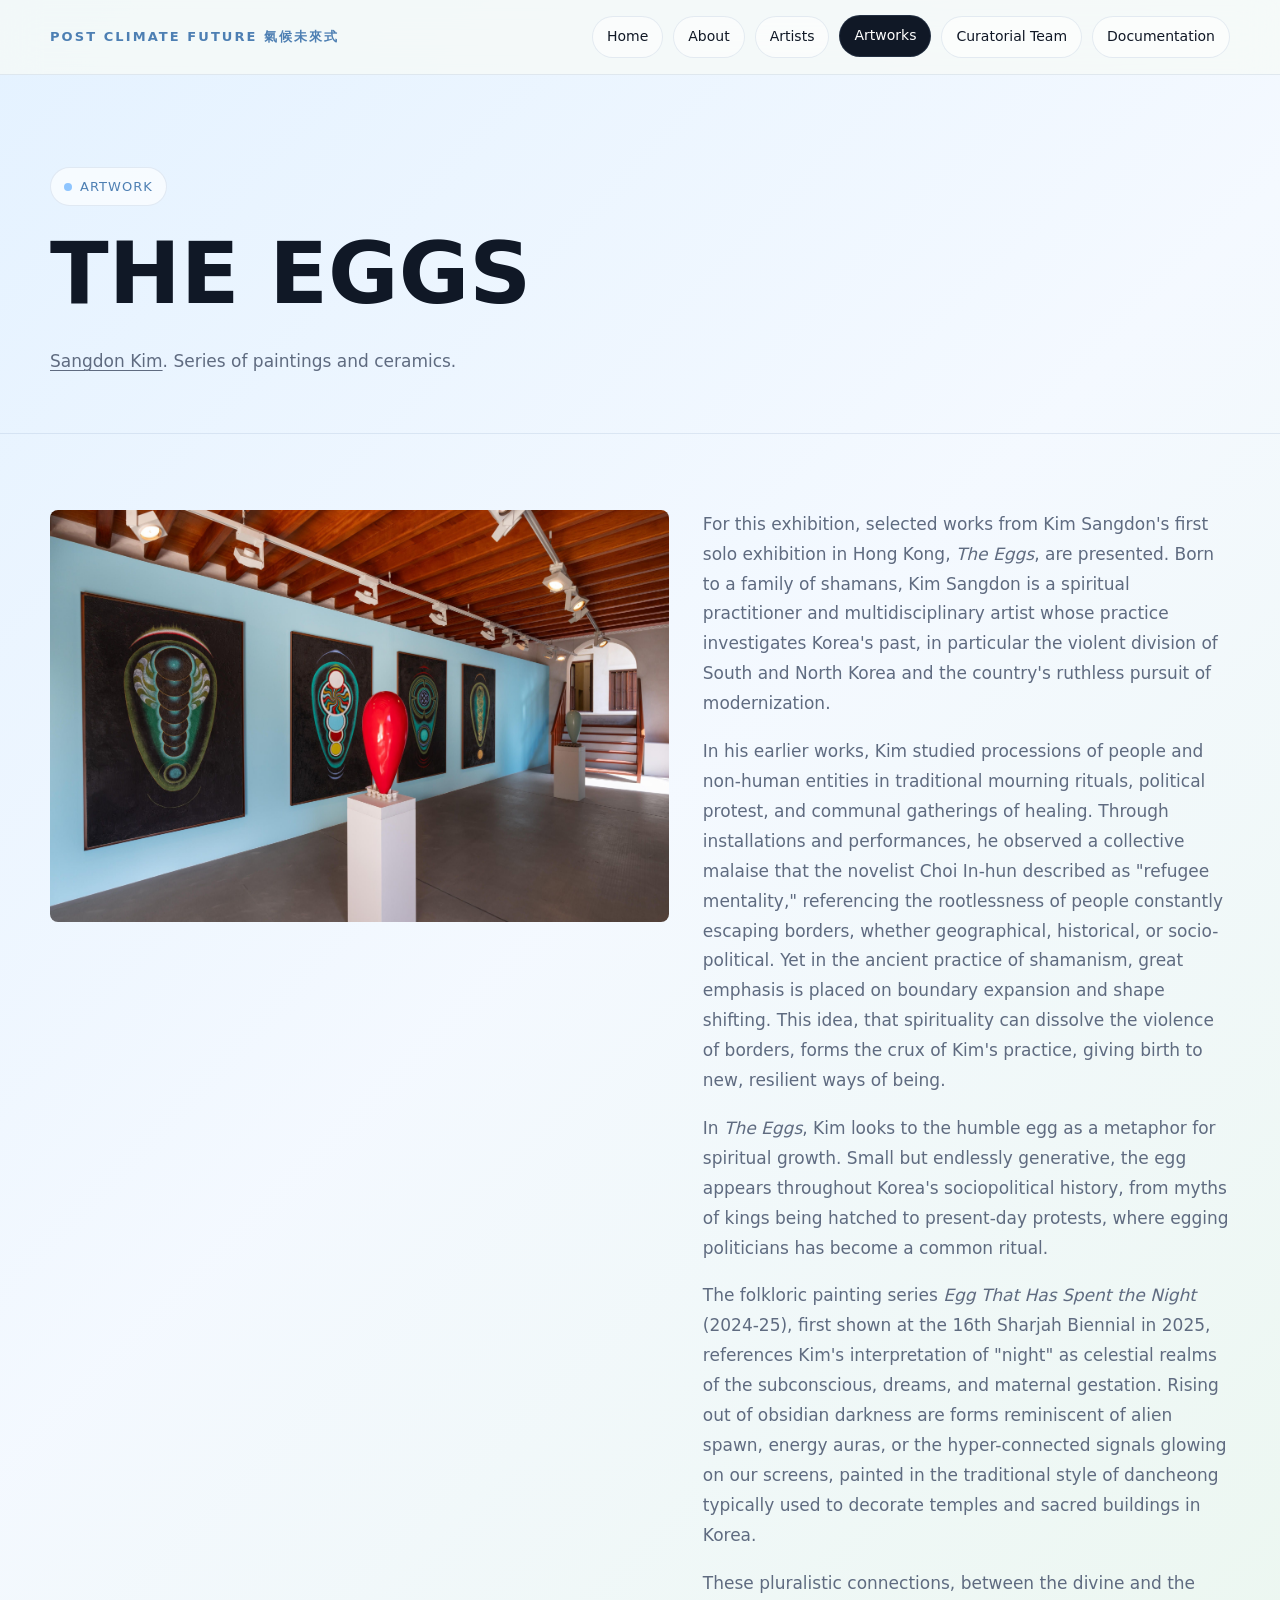
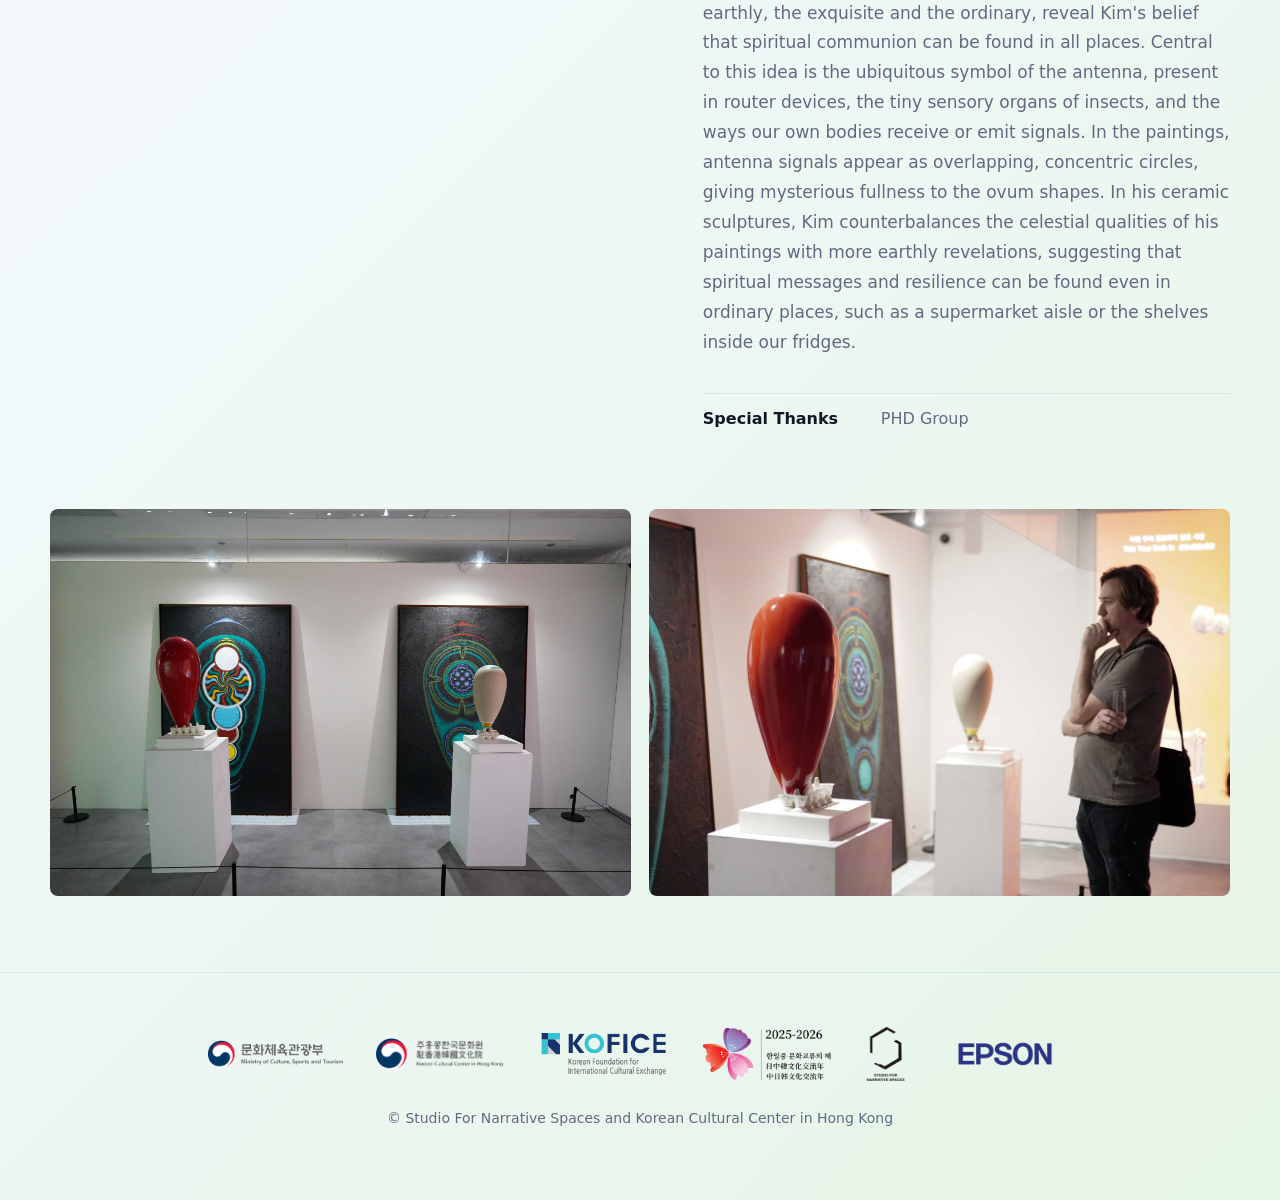
<file: artwork-the-eggs.html>
<!DOCTYPE html>
<html lang="en">
<head>
  <meta charset="UTF-8" />
  <meta name="viewport" content="width=device-width, initial-scale=1.0" />
  <title>The Eggs | SPECULATIVE VISIONS OF A POST-CLIMATE FUTURE</title>
  <link rel="stylesheet" href="assets/css/style.css" />
</head>
<body>
<header>
  <div class="site-wrap nav">
    <a class="brand" href="index.html">Post Climate Future 氣候未來式</a>
    <nav class="nav-links" aria-label="Main navigation">
      <a href="index.html">Home</a>
      <a href="about.html">About</a>
      <a href="artists.html">Artists</a>
      <a href="artworks.html" class="active">Artworks</a>
      <a href="curatorial-team.html">Curatorial Team</a>
      <a href="documentation.html">Documentation</a>
    </nav>
  </div>
</header>
<main>
  <div class="site-wrap page-hero">
    <div class="eyebrow"><span class="dot"></span> Artwork</div>
    <h1 class="page-title">The Eggs</h1>
    <p class="page-intro"><a class="text-link" href="https://www.phdgroup.art/artists/kim-sangdon">Sangdon Kim</a>. Series of paintings and ceramics.</p>
  </div>

  <section>
    <div class="site-wrap artwork-detail">
      <img src="image/artwork/sangdon egg.jpg" alt="The Eggs by Sangdon Kim">
      <div class="artwork-copy">
        <p>For this exhibition, selected works from Kim Sangdon's first solo exhibition in Hong Kong, <em>The Eggs</em>, are presented. Born to a family of shamans, Kim Sangdon is a spiritual practitioner and multidisciplinary artist whose practice investigates Korea's past, in particular the violent division of South and North Korea and the country's ruthless pursuit of modernization.</p>
        <p>In his earlier works, Kim studied processions of people and non-human entities in traditional mourning rituals, political protest, and communal gatherings of healing. Through installations and performances, he observed a collective malaise that the novelist Choi In-hun described as "refugee mentality," referencing the rootlessness of people constantly escaping borders, whether geographical, historical, or socio-political. Yet in the ancient practice of shamanism, great emphasis is placed on boundary expansion and shape shifting. This idea, that spirituality can dissolve the violence of borders, forms the crux of Kim's practice, giving birth to new, resilient ways of being.</p>
        <p>In <em>The Eggs</em>, Kim looks to the humble egg as a metaphor for spiritual growth. Small but endlessly generative, the egg appears throughout Korea's sociopolitical history, from myths of kings being hatched to present-day protests, where egging politicians has become a common ritual.</p>
        <p>The folkloric painting series <em>Egg That Has Spent the Night</em> (2024-25), first shown at the 16th Sharjah Biennial in 2025, references Kim's interpretation of "night" as celestial realms of the subconscious, dreams, and maternal gestation. Rising out of obsidian darkness are forms reminiscent of alien spawn, energy auras, or the hyper-connected signals glowing on our screens, painted in the traditional style of dancheong typically used to decorate temples and sacred buildings in Korea.</p>
        <p>These pluralistic connections, between the divine and the earthly, the exquisite and the ordinary, reveal Kim's belief that spiritual communion can be found in all places. Central to this idea is the ubiquitous symbol of the antenna, present in router devices, the tiny sensory organs of insects, and the ways our own bodies receive or emit signals. In the paintings, antenna signals appear as overlapping, concentric circles, giving mysterious fullness to the ovum shapes. In his ceramic sculptures, Kim counterbalances the celestial qualities of his paintings with more earthly revelations, suggesting that spiritual messages and resilience can be found even in ordinary places, such as a supermarket aisle or the shelves inside our fridges.</p>
        <div class="info-list">
          <div class="info-row"><strong>Special Thanks</strong><span>PHD Group</span></div>
        </div>
      </div>
    </div>
    <div class="site-wrap artwork-documentation">
      <div class="artwork-documentation-grid">
        <figure>
          <img src="image/documentation/sangdon%20work.jpg" alt="The Eggs exhibition installation" loading="lazy">
        </figure>
        <figure>
          <img src="image/documentation/audien%20watching%20sangdon%20work.jpg" alt="Audience viewing The Eggs" loading="lazy">
        </figure>
      </div>
    </div>
  </section>
</main>
<footer>
  <div class="site-wrap footer-inner">
    <div class="footer-logos" aria-label="Exhibition partner logos">
      <a href="https://www.mcst.go.kr/english/" aria-label="Ministry of Culture, Sports and Tourism"><img class="footer-logo" src="image/mcst logo.png" alt="Ministry of Culture, Sports and Tourism logo"></a>
      <a href="https://hk.korean-culture.org/hk" aria-label="Korean Cultural Center in Hong Kong"><img class="footer-logo" src="image/kcchk logo.png" alt="Korean Cultural Center in Hong Kong logo"></a>
      <a href="https://www.kofice.or.kr/eng/main.do" aria-label="Korean Foundation for International Cultural Exchange"><img class="footer-logo" src="image/kofice logo.png" alt="KOFICE logo"></a>
      <div class="cultural-year">
        <button class="cultural-logo-button" type="button" aria-expanded="false" aria-label="Read about the 2025-2026 Korea-China-Japan Year of Cultural Exchanges">
          <img class="footer-logo" src="image/cultural communication logo.png" alt="Cultural communication year logo">
        </button>
        <div class="cultural-year-card" role="dialog" aria-label="2025-2026 Korea-China-Japan Year of Cultural Exchanges">
          <h3>2026 Korea-China-Japan Year of Cultural Exchanges</h3>
          <p class="cultural-year-cn">2025-2026 中日韓文化交流年</p>
          <p>The “2025–2026 Korea-China-Japan Year of Cultural Exchanges” was officially proclaimed at the Trilateral Summit on May 27, 2024, under the shared recognition that culture serves as a bridge connecting the three nations. Jointly organized by the Ministry of Culture, Sports and Tourism of the Republic of Korea, the Ministry of Education, Culture, Sports, Science and Technology of Japan, and the Ministry of Culture and Tourism of the People’s Republic of China, the initiative is designed to deepen cultural exchange and strengthen people-to-people ties among the three countries.</p>
        </div>
      </div>
      <a href="https://recfro.github.io/" aria-label="Studio for Narrative Spaces"><img class="footer-logo" src="image/sns logo.png" alt="Studio for Narrative Spaces logo"></a>
      <a href="https://www.epson.com.hk/" aria-label="Epson Hong Kong"><img class="footer-logo" src="image/epson logo.png" alt="Epson logo"></a>
    </div>
    <p>© <a href="https://recfro.github.io/">Studio For Narrative Spaces</a> and <a href="https://hk.korean-culture.org">Korean Cultural Center in Hong Kong</a></p>
  </div>
</footer>
<script src="assets/js/cultural-year.js"></script>
</body>
</html>
</file>
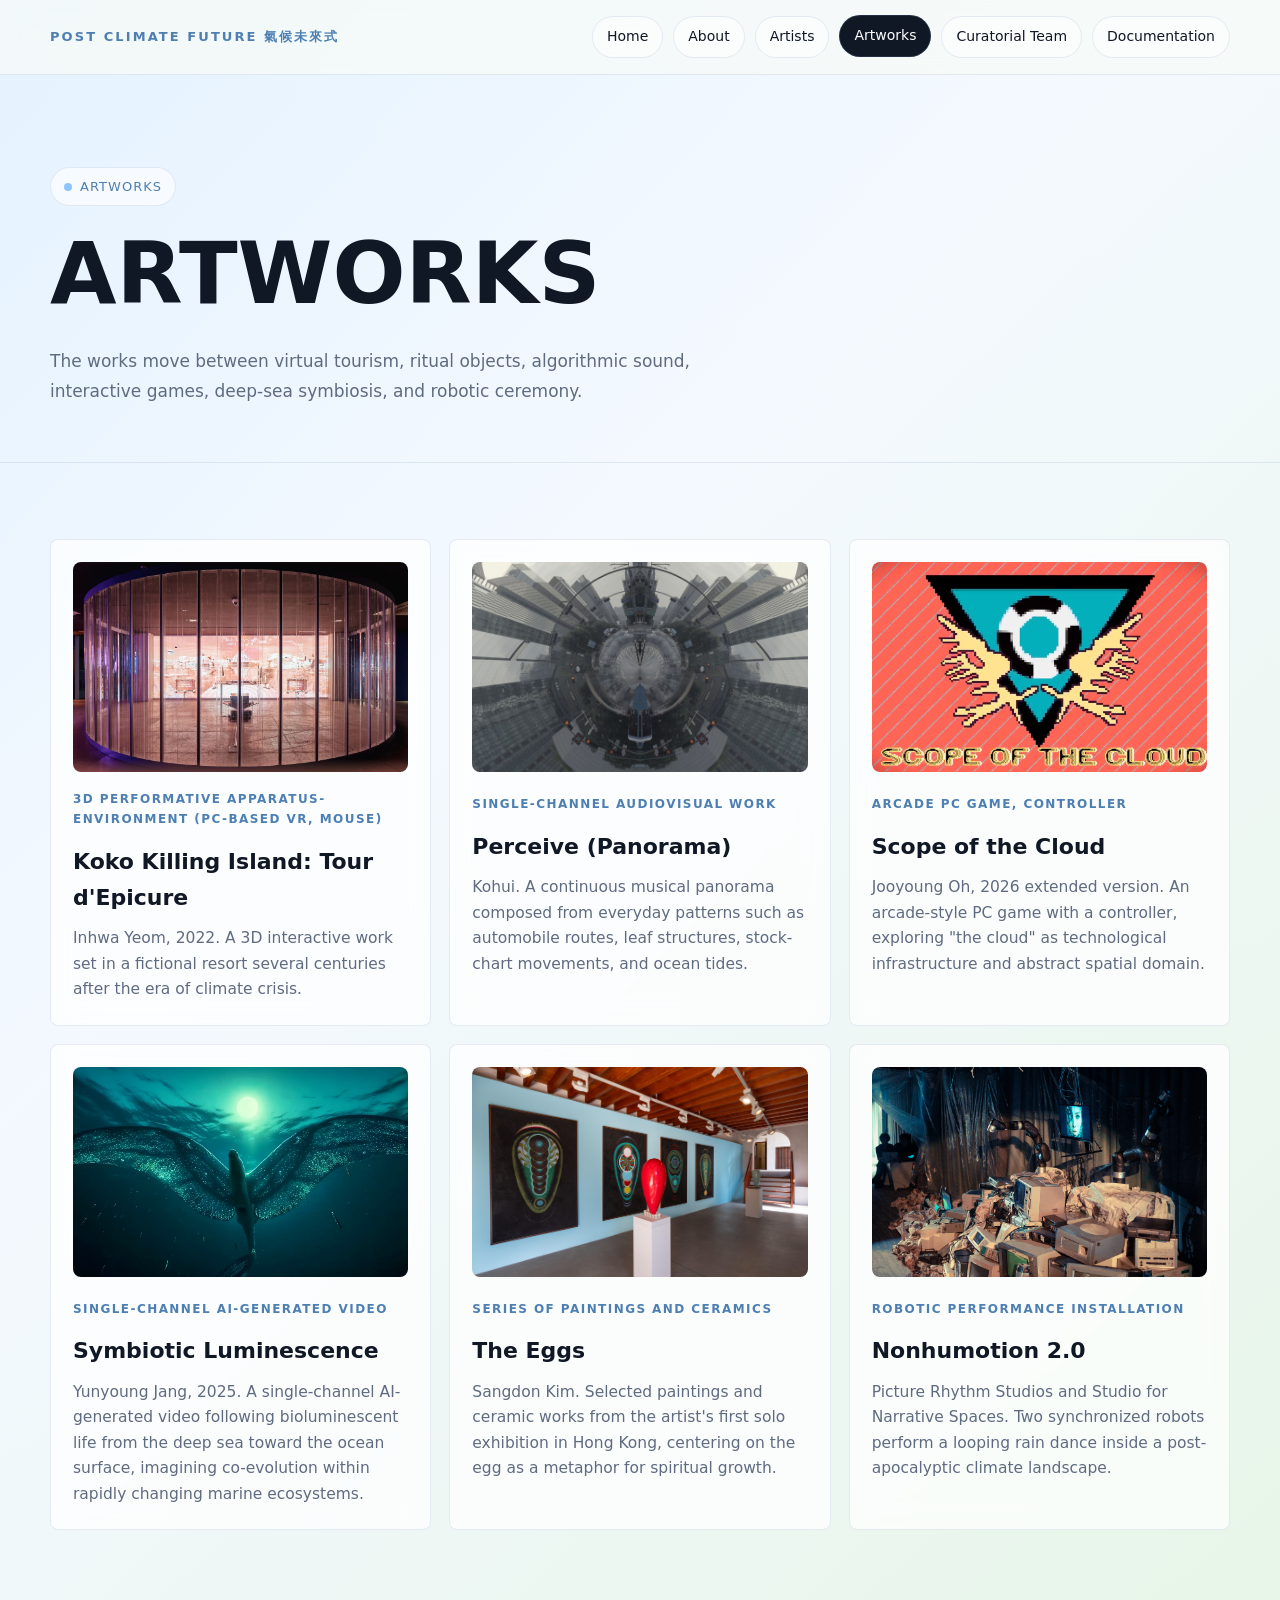
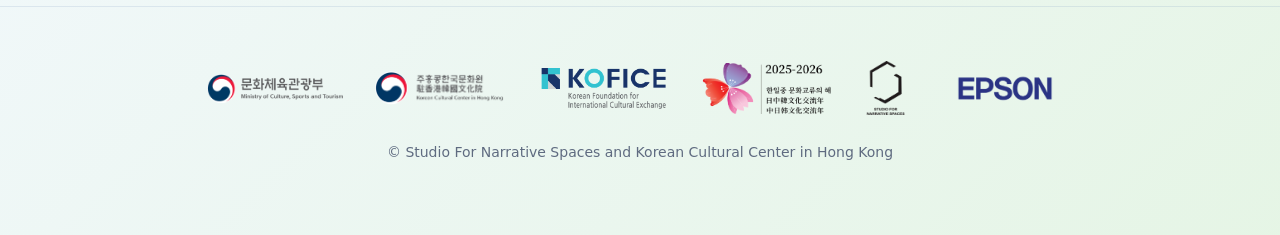
<file: artworks.html>
<!DOCTYPE html>
<html lang="en">
<head>
  <meta charset="UTF-8" />
  <meta name="viewport" content="width=device-width, initial-scale=1.0" />
  <title>Artworks | SPECULATIVE VISIONS OF A POST-CLIMATE FUTURE</title>
  <link rel="stylesheet" href="assets/css/style.css" />
</head>
<body>
<header>
  <div class="site-wrap nav">
    <a class="brand" href="index.html">Post Climate Future 氣候未來式</a>
    <nav class="nav-links" aria-label="Main navigation">
      <a href="index.html" class="">Home</a>
      <a href="about.html" class="">About</a>  
      <a href="artists.html" class="">Artists</a>
      <a href="artworks.html" class="active">Artworks</a>
      <a href="curatorial-team.html" class="">Curatorial Team</a>
      <a href="documentation.html" class="">Documentation</a>
    </nav>
  </div>
</header>
<main>
  <div class="site-wrap page-hero">
    <div class="eyebrow"><span class="dot"></span> Artworks</div>
    <h1 class="page-title">Artworks</h1>
    <p class="page-intro">The works move between virtual tourism, ritual objects, algorithmic sound, interactive games, deep-sea symbiosis, and robotic ceremony.</p>
  </div>

  <section>
    <div class="site-wrap">
      <div class="grid">
        <article class="card">
          <a class="image-link" href="artwork-koko-killing-island.html" aria-label="Read about Koko Killing Island: Tour d'Epicure">
            <img class="artwork-thumb" src="image/artwork/inhwa koko killing island.jpeg" alt="Koko Killing Island: Tour d'Epicure">
          </a>
          <span class="meta">3D Performative Apparatus-Environment (PC-based VR, Mouse)</span>
          <h3><a href="artwork-koko-killing-island.html">Koko Killing Island: Tour d'Epicure</a></h3>
          <p>Inhwa Yeom, 2022. A 3D interactive work set in a fictional resort several centuries after the era of climate crisis.</p>
        </article>
        <article class="card">
          <a class="image-link" href="artwork-perceive-panorama.html" aria-label="Read about Perceive (Panorama)">
            <img class="artwork-thumb" src="image/artwork/kohui perceive.jpeg" alt="Perceive (Panorama)">
          </a>
          <span class="meta">Single-channel audiovisual work</span>
          <h3><a href="artwork-perceive-panorama.html">Perceive (Panorama)</a></h3>
          <p>Kohui. A continuous musical panorama composed from everyday patterns such as automobile routes, leaf structures, stock-chart movements, and ocean tides.</p>
        </article>
        <article class="card">
          <a class="image-link" href="artwork-scope-of-the-cloud.html" aria-label="Read about Scope of the Cloud">
            <img class="artwork-thumb" src="image/artwork/jooyoung_scoup.png" alt="Scope of the Cloud">
          </a>
          <span class="meta">Arcade PC game, controller</span>
          <h3><a href="artwork-scope-of-the-cloud.html">Scope of the Cloud</a></h3>
          <p>Jooyoung Oh, 2026 extended version. An arcade-style PC game with a controller, exploring "the cloud" as technological infrastructure and abstract spatial domain.</p>
        </article>
        <article class="card">
          <a class="image-link" href="artwork-symbiotic-luminescence.html" aria-label="Read about Symbiotic Luminescence">
            <img class="artwork-thumb" src="image/artwork/yunyoung Symbiotic.png" alt="Symbiotic Luminescence">
          </a>
          <span class="meta">Single-channel AI-generated video</span>
          <h3><a href="artwork-symbiotic-luminescence.html">Symbiotic Luminescence</a></h3>
          <p>Yunyoung Jang, 2025. A single-channel AI-generated video following bioluminescent life from the deep sea toward the ocean surface, imagining co-evolution within rapidly changing marine ecosystems.</p>
        </article>
        <article class="card">
          <a class="image-link" href="artwork-the-eggs.html" aria-label="Read about The Eggs">
            <img class="artwork-thumb" src="image/artwork/sangdon egg.jpg" alt="The Eggs by Sangdon Kim">
          </a>
          <span class="meta">Series of paintings and ceramics</span>
          <h3><a href="artwork-the-eggs.html">The Eggs</a></h3>
          <p>Sangdon Kim. Selected paintings and ceramic works from the artist's first solo exhibition in Hong Kong, centering on the egg as a metaphor for spiritual growth.</p>
        </article>
        <article class="card">
          <a class="image-link" href="artwork-nonhumotion-2.html" aria-label="Read about Nonhumotion 2.0">
            <img class="artwork-thumb" src="image/documentation/nonhumotion%202.0.jpg" alt="Nonhumotion 2.0 installation view">
          </a>
          <span class="meta">Robotic performance installation</span>
          <h3><a href="artwork-nonhumotion-2.html">Nonhumotion 2.0</a></h3>
          <p>Picture Rhythm Studios and Studio for Narrative Spaces. Two synchronized robots perform a looping rain dance inside a post-apocalyptic climate landscape.</p>
        </article>
      </div>
    </div>
  </section>
</main>
<footer>
  <div class="site-wrap footer-inner">
    <div class="footer-logos" aria-label="Exhibition partner logos">
      <a href="https://www.mcst.go.kr/english/" aria-label="Ministry of Culture, Sports and Tourism">
        <img class="footer-logo" src="image/mcst logo.png" alt="Ministry of Culture, Sports and Tourism logo">
      </a>
      <a href="https://hk.korean-culture.org/hk" aria-label="Korean Cultural Center in Hong Kong">
        <img class="footer-logo" src="image/kcchk logo.png" alt="Korean Cultural Center in Hong Kong logo">
      </a>
      <a href="https://www.kofice.or.kr/eng/main.do" aria-label="Korean Foundation for International Cultural Exchange">
        <img class="footer-logo" src="image/kofice logo.png" alt="KOFICE logo">
      </a>
      <div class="cultural-year">
        <button class="cultural-logo-button" type="button" aria-expanded="false" aria-label="Read about the 2025-2026 Korea-China-Japan Year of Cultural Exchanges">
          <img class="footer-logo" src="image/cultural communication logo.png" alt="Cultural communication year logo">
        </button>
        <div class="cultural-year-card" role="dialog" aria-label="2025-2026 Korea-China-Japan Year of Cultural Exchanges">
          <h3>2026 Korea-China-Japan Year of Cultural Exchanges</h3>
          <p class="cultural-year-cn">2025-2026 中日韓文化交流年</p>
          <p>The “2025–2026 Korea-China-Japan Year of Cultural Exchanges” was officially proclaimed at the Trilateral Summit on May 27, 2024, under the shared recognition that culture serves as a bridge connecting the three nations. Jointly organized by the Ministry of Culture, Sports and Tourism of the Republic of Korea, the Ministry of Education, Culture, Sports, Science and Technology of Japan, and the Ministry of Culture and Tourism of the People’s Republic of China, the initiative is designed to deepen cultural exchange and strengthen people-to-people ties among the three countries.</p>
        </div>
      </div>
      <a href="https://recfro.github.io/" aria-label="Studio for Narrative Spaces">
        <img class="footer-logo" src="image/sns logo.png" alt="Studio for Narrative Spaces logo">
      </a>
      <a href="https://www.epson.com.hk/" aria-label="Epson Hong Kong">
        <img class="footer-logo" src="image/epson logo.png" alt="Epson logo">
      </a>
    </div>
       <p>
  © 
  <a href="https://recfro.github.io/">
    Studio For Narrative Spaces
  </a>
  and
  <a href="https://hk.korean-culture.org">
    Korean Cultural Center in Hong Kong
  </a>
</p>
  </div>
</footer>
<script src="assets/js/cultural-year.js"></script>
</body>
</html>
</file>
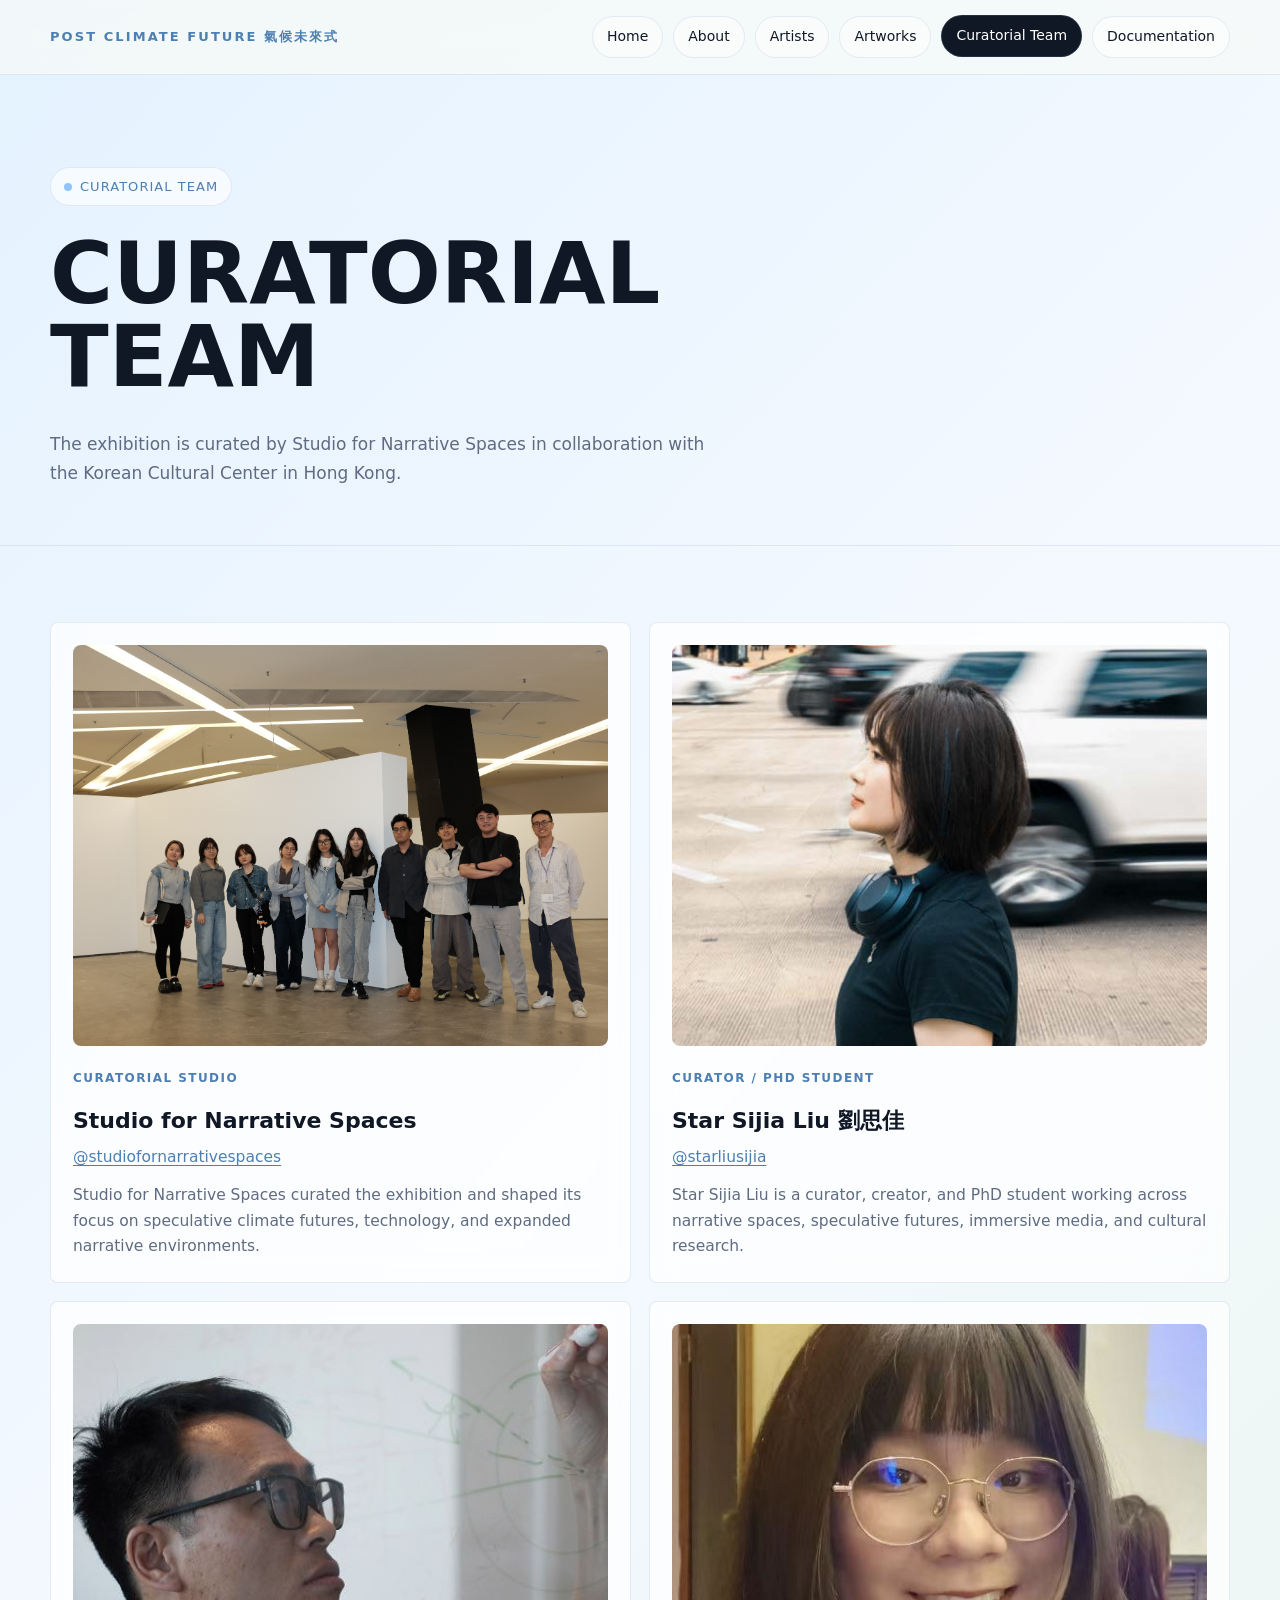
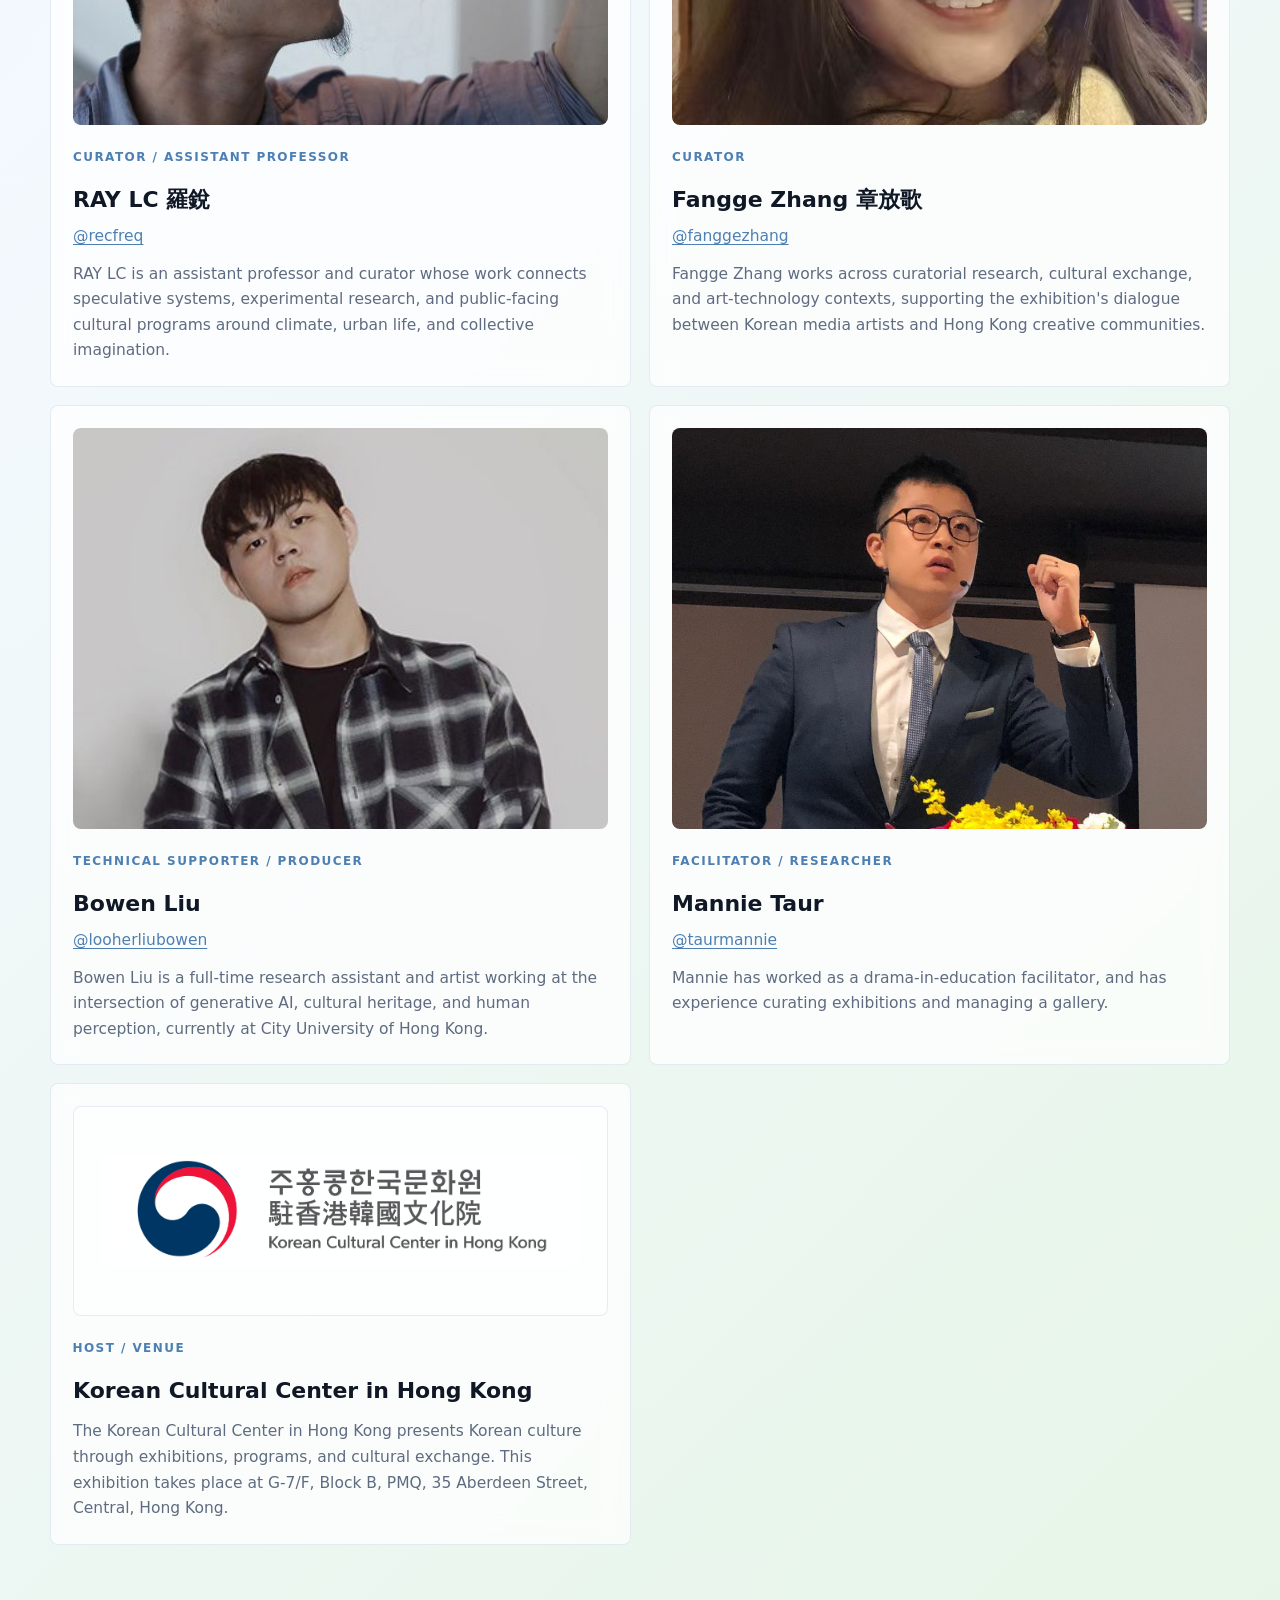
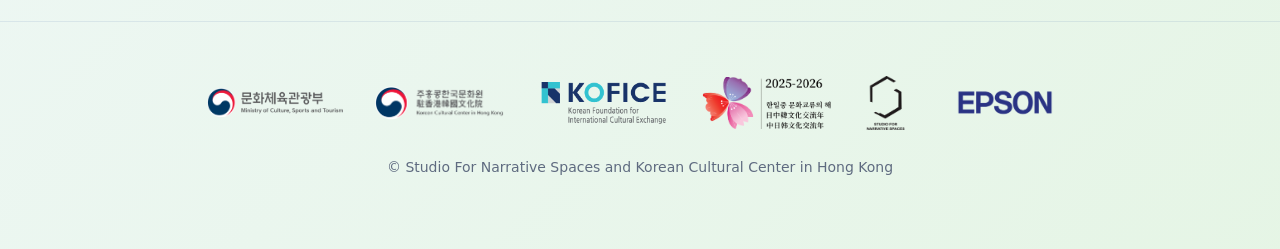
<file: curatorial-team.html>
<!DOCTYPE html>
<html lang="en">
<head>
  <meta charset="UTF-8" />
  <meta name="viewport" content="width=device-width, initial-scale=1.0" />
  <title>Curatorial Team | SPECULATIVE VISIONS OF A POST-CLIMATE FUTURE</title>
  <link rel="stylesheet" href="assets/css/style.css" />
</head>
<body>
<header>
  <div class="site-wrap nav">
    <a class="brand" href="index.html">Post Climate Future 氣候未來式</a>
    <nav class="nav-links" aria-label="Main navigation">
      <a href="index.html" class="">Home</a>
      <a href="about.html" class="">About</a>  
      <a href="artists.html" class="">Artists</a>
      <a href="artworks.html" class="">Artworks</a>
      <a href="curatorial-team.html" class="active">Curatorial Team</a>
      <a href="documentation.html" class="">Documentation</a>
    </nav>
  </div>
</header>
<main>
  <div class="site-wrap page-hero">
    <div class="eyebrow"><span class="dot"></span> Curatorial Team</div>
    <h1 class="page-title">Curatorial Team</h1>
    <p class="page-intro">The exhibition is curated by Studio for Narrative Spaces in collaboration with the Korean Cultural Center in Hong Kong.</p>
  </div>

  <section>
    <div class="site-wrap">
      <div class="grid two">
        <article class="card">
          <a class="image-link" href="https://recfro.github.io/" aria-label="Visit Studio for Narrative Spaces">
            <img class="profile-image" src="image/curator/sns.JPG" alt="Studio for Narrative Spaces">
          </a>
          <span class="meta">Curatorial Studio</span>
          <h3><a href="https://recfro.github.io/">Studio for Narrative Spaces</a></h3>
          <p class="ig-link"><a href="https://www.instagram.com/studiofornarrativespaces/">@studiofornarrativespaces</a></p>
          <p>Studio for Narrative Spaces curated the exhibition and shaped its focus on speculative climate futures, technology, and expanded narrative environments.</p>
        </article>
        <article class="card">
          <a class="image-link" href="https://starliusijia.com" aria-label="Visit Star Sijia Liu's website">
            <img class="profile-image" src="image/curator/star.jpeg" alt="Star Sijia Liu">
          </a>
          <span class="meta">Curator / PhD Student</span>
          <h3><a href="https://starliusijia.com">Star Sijia Liu 劉思佳</a></h3>
          <p class="ig-link"><a href="https://www.instagram.com/starliusijia/">@starliusijia</a></p>
          <p>Star Sijia Liu is a curator, creator, and PhD student working across narrative spaces, speculative futures, immersive media, and cultural research.</p>
        </article>
        <article class="card">
          <a class="image-link" href="https://futuretensehk.wordpress.com/2025/01/06/sauna-lab/" aria-label="Visit RAY LC's lab page">
            <img class="profile-image" src="image/curator/raylc.jpeg" alt="RAY LC">
          </a>
          <span class="meta">Curator / Assistant Professor</span>
          <h3><a href="https://futuretensehk.wordpress.com/2025/01/06/sauna-lab/">RAY LC 羅銳</a></h3>
          <p class="ig-link"><a href="https://www.instagram.com/recfreq/">@recfreq</a></p>
          <p>RAY LC is an assistant professor and curator whose work connects speculative systems, experimental research, and public-facing cultural programs around climate, urban life, and collective imagination.</p>
        </article>
        <article class="card">
          <img class="profile-image" src="image/curator/fangge.jpeg" alt="Fangge Zhang">
          <span class="meta">Curator</span>
          <h3>Fangge Zhang 章放歌</h3>
          <p class="ig-link"><a href="https://www.instagram.com/fanggezhang/">@fanggezhang</a></p>
          <p>Fangge Zhang works across curatorial research, cultural exchange, and art-technology contexts, supporting the exhibition's dialogue between Korean media artists and Hong Kong creative communities.</p>
        </article>
        <article class="card">
          <img class="profile-image" src="image/curator/bowen.jpg" alt="Bowen Liu">
          <span class="meta">Technical Supporter / Producer</span>
          <h3>Bowen Liu</h3>
          <p class="ig-link"><a href="https://www.instagram.com/looherliubowen/">@looherliubowen</a></p>
          <p>Bowen Liu is a full-time research assistant and artist working at the intersection of generative AI, cultural heritage, and human perception, currently at City University of Hong Kong.</p>
        </article>
        <article class="card">
          <img class="profile-image" src="image/curator/mannie.png" alt="Mannie">
          <span class="meta">Facilitator / Researcher</span>
          <h3>Mannie Taur</h3>
          <p class="ig-link"><a href="https://www.instagram.com/taurmannie/">@taurmannie</a></p>
          <p>Mannie has worked as a drama-in-education facilitator, and has experience curating exhibitions and managing a gallery.</p>
        </article>
        <article class="card">
          <a class="image-link logo-card-image" href="https://hk.korean-culture.org/hk" aria-label="Visit Korean Cultural Center in Hong Kong">
            <img class="profile-image logo-image" src="image/kcchk logo.png" alt="Korean Cultural Center in Hong Kong logo">
          </a>
          <span class="meta">Host / Venue</span>
          <h3><a href="https://hk.korean-culture.org/hk">Korean Cultural Center in Hong Kong</a></h3>
          <p>The Korean Cultural Center in Hong Kong presents Korean culture through exhibitions, programs, and cultural exchange. This exhibition takes place at G-7/F, Block B, PMQ, 35 Aberdeen Street, Central, Hong Kong.</p>
        </article>
      </div>
    </div>
  </section>
</main>
<footer>
  <div class="site-wrap footer-inner">
    <div class="footer-logos" aria-label="Exhibition partner logos">
      <a href="https://www.mcst.go.kr/english/" aria-label="Ministry of Culture, Sports and Tourism">
        <img class="footer-logo" src="image/mcst logo.png" alt="Ministry of Culture, Sports and Tourism logo">
      </a>
      <a href="https://hk.korean-culture.org/hk" aria-label="Korean Cultural Center in Hong Kong">
        <img class="footer-logo" src="image/kcchk logo.png" alt="Korean Cultural Center in Hong Kong logo">
      </a>
      <a href="https://www.kofice.or.kr/eng/main.do" aria-label="Korean Foundation for International Cultural Exchange">
        <img class="footer-logo" src="image/kofice logo.png" alt="KOFICE logo">
      </a>
      <div class="cultural-year">
        <button class="cultural-logo-button" type="button" aria-expanded="false" aria-label="Read about the 2025-2026 Korea-China-Japan Year of Cultural Exchanges">
          <img class="footer-logo" src="image/cultural communication logo.png" alt="Cultural communication year logo">
        </button>
        <div class="cultural-year-card" role="dialog" aria-label="2025-2026 Korea-China-Japan Year of Cultural Exchanges">
          <h3>2026 Korea-China-Japan Year of Cultural Exchanges</h3>
          <p class="cultural-year-cn">2025-2026 中日韓文化交流年</p>
          <p>The “2025–2026 Korea-China-Japan Year of Cultural Exchanges” was officially proclaimed at the Trilateral Summit on May 27, 2024, under the shared recognition that culture serves as a bridge connecting the three nations. Jointly organized by the Ministry of Culture, Sports and Tourism of the Republic of Korea, the Ministry of Education, Culture, Sports, Science and Technology of Japan, and the Ministry of Culture and Tourism of the People’s Republic of China, the initiative is designed to deepen cultural exchange and strengthen people-to-people ties among the three countries.</p>
        </div>
      </div>
      <a href="https://recfro.github.io/" aria-label="Studio for Narrative Spaces">
        <img class="footer-logo" src="image/sns logo.png" alt="Studio for Narrative Spaces logo">
      </a>
      <a href="https://www.epson.com.hk/" aria-label="Epson Hong Kong">
        <img class="footer-logo" src="image/epson logo.png" alt="Epson logo">
      </a>
    </div>
    <p>
  © 
  <a href="https://recfro.github.io/">
    Studio For Narrative Spaces
  </a>
  and
  <a href="https://hk.korean-culture.org">
    Korean Cultural Center in Hong Kong
  </a>
</p>  </div>
</footer>
<script src="assets/js/cultural-year.js"></script>
</body>
</html>
</file>
<file: assets/css/style.css>
:root {
  --bg: #eef3fb;
  --text: #101826;
  --muted: #5f6b80;
  --line: rgba(120, 150, 190, 0.18);
  --card: rgba(255, 255, 255, 0.72);

  --accent: #8ec5ff;
  --accent-dark: #4d7fb3;
  --blue: #d7e8ff;
}

* {
  box-sizing: border-box;
  margin: 0;
  padding: 0;
}

html {
  scroll-behavior: smooth;
}

body {
  font-family: Inter, ui-sans-serif, system-ui, -apple-system, BlinkMacSystemFont, "Segoe UI", sans-serif;
  background:
    linear-gradient(135deg, rgba(226, 241, 255, 0.9) 0%, rgba(244, 249, 255, 0.94) 36%, rgba(229, 246, 226, 0.86) 100%),
    linear-gradient(180deg, #f7faff 0%, #eef3fb 52%, #e7eef9 100%);
  color: var(--text);
  line-height: 1.65;
}

body.is-loading {
  overflow: hidden;
}

a {
  color: inherit;
  text-decoration: none;
}

.text-link {
  text-decoration: underline;
  text-underline-offset: 3px;
  text-decoration-thickness: 1px;
}

img,
video {
  width: 100%;
  display: block;
  border-radius: 8px;
}

.site-wrap {
  width: min(1180px, calc(100% - 36px));
  margin: 0 auto;
}

.loading-screen {
  position: fixed;
  inset: 0;
  z-index: 999;
  display: grid;
  place-items: center;
  padding: 24px;
  background:
    linear-gradient(135deg, rgba(226, 241, 255, 0.96) 0%, rgba(247, 250, 255, 0.98) 42%, rgba(230, 248, 223, 0.94) 100%),
    linear-gradient(180deg, #f7faff 0%, #e7eef9 100%);
  transition: opacity 0.7s ease, visibility 0.7s ease;
}

.loading-screen.is-hidden {
  opacity: 0;
  visibility: hidden;
  pointer-events: none;
}

.loading-inner {
  width: min(820px, 100%);
  display: grid;
  gap: 18px;
  justify-items: center;
}

.coordinate-panel {
  width: 100%;
  display: grid;
  gap: 10px;
  padding: 20px;
  border: 1px solid var(--line);
  border-radius: 8px;
  background: rgba(255, 255, 255, 0.58);
  backdrop-filter: blur(16px);
}

.coordinate-row {
  display: grid;
  grid-template-columns: 110px minmax(150px, 1fr) minmax(170px, 1fr);
  gap: 16px;
  align-items: baseline;
  padding: 12px 0;
  border-top: 1px solid var(--line);
}

.coordinate-row:first-child {
  border-top: 0;
}

.coordinate-row span {
  color: var(--accent-dark);
  font-size: 12px;
  font-weight: 700;
  letter-spacing: 0.12em;
  text-transform: uppercase;
}

.coordinate-row strong {
  font-family: ui-monospace, SFMono-Regular, Menlo, Monaco, Consolas, "Liberation Mono", monospace;
  color: var(--text);
  font-size: clamp(18px, 3vw, 30px);
  font-weight: 650;
  letter-spacing: 0.02em;
  font-variant-numeric: tabular-nums;
}

.loading-line {
  width: 100%;
  height: 2px;
  overflow: hidden;
  background: rgba(120, 150, 190, 0.22);
}

.loading-line span {
  display: block;
  width: 100%;
  height: 100%;
  background: linear-gradient(90deg, var(--accent), #c9ff4f);
  transform-origin: left;
  animation: loading-progress 1.5s ease forwards;
}

@keyframes loading-progress {
  from {
    transform: scaleX(0);
  }

  to {
    transform: scaleX(1);
  }
}

header {
  position: sticky;
  top: 0;
  z-index: 20;
  backdrop-filter: blur(18px);
  background: rgba(247, 250, 248, 0.78);
  border-bottom: 1px solid var(--line);
}

.nav {
  min-height: 74px;
  display: flex;
  align-items: center;
  justify-content: space-between;
  gap: 28px;
}

.brand {
  font-size: 13px;
  letter-spacing: 0.16em;
  text-transform: uppercase;
  color: var(--accent-dark);
  font-weight: 700;
}

.nav-links {
  display: flex;
  gap: 10px;
  flex-wrap: wrap;
  justify-content: flex-end;
}

.nav-links a {
  padding: 8px 14px;
  border: 1px solid var(--line);
  border-radius: 999px;
  font-size: 14px;
  background: rgba(255, 255, 255, 0.54);
  transition: 0.2s ease;
}

.nav-links a:hover,
.nav-links a.active {
  background: var(--text);
  color: #fff;
  transform: translateY(-1px);
}

.hero {
  min-height: 78vh;
  display: grid;
  align-items: center;
  padding: 86px 0 64px;
  position: relative;
  overflow: hidden;
}

.page-hero {
  padding: 92px 0 56px;
}

.eyebrow {
  display: inline-flex;
  width: fit-content;
  gap: 8px;
  align-items: center;
  padding: 8px 13px;
  border-radius: 999px;
  border: 1px solid var(--line);
  color: var(--accent-dark);
  background: rgba(255, 255, 255, 0.64);
  font-size: 13px;
  letter-spacing: 0.08em;
  text-transform: uppercase;
  margin-bottom: 26px;
}

.dot {
  width: 8px;
  height: 8px;
  border-radius: 99px;
  background: var(--accent);
}

h1 {
  max-width: 980px;
  font-size: clamp(42px, 8vw, 98px);
  line-height: 0.94;
  letter-spacing: 0;
  font-weight: 650;
  text-transform: uppercase;
}

.page-title {
  max-width: 900px;
  font-size: clamp(42px, 7vw, 86px);
  line-height: 0.96;
  letter-spacing: 0;
  font-weight: 650;
}

.hero-text,
.page-intro {
  max-width: 740px;
  color: var(--muted);
  font-size: clamp(17px, 2vw, 21px);
  margin-top: 28px;
}

.page-hero > p {
  max-width: 42rem;
  margin: 0 0 1.5em;
  color: var(--muted);
  font-size: 17px;
  line-height: 1.75;
}

.page-hero.about-content > p {
  max-width: 980px;
  text-align: justify;
  text-justify: inter-word;
}

.page-hero > p:first-of-type {
  margin-top: 32px;
}

.page-hero > p:nth-of-type(5) {
  margin-top: 2.75em;
}

.page-hero > p:nth-of-type(n + 5) {
  line-height: 1.85;
}

.page-hero > p:last-child {
  margin-bottom: 0;
}

.about-banner {
  width: min(980px, 100%);
  height: auto;
  object-fit: contain;
  margin: 34px 0 38px;
}

.hero-actions {
  display: flex;
  gap: 12px;
  flex-wrap: wrap;
  margin-top: 36px;
}

.button {
  padding: 13px 18px;
  border-radius: 999px;
  border: 1px solid var(--line);
  background: var(--text);
  color: white;
  font-size: 15px;
  transition: 0.2s ease;
}

.button.secondary {
  background: rgba(255, 255, 255, 0.62);
  color: var(--text);
}

.button:hover {
  transform: translateY(-2px);
  box-shadow: 0 12px 30px rgba(23, 33, 28, 0.12);
}

section {
  padding: 76px 0;
  border-top: 1px solid var(--line);
}

.section-head {
  display: grid;
  grid-template-columns: 0.75fr 1.25fr;
  gap: 36px;
  margin-bottom: 34px;
  align-items: start;
}

h2 {
  font-size: clamp(30px, 4vw, 52px);
  line-height: 1;
  letter-spacing: 0;
  font-weight: 620;
}

.section-head p {
  color: var(--muted);
  font-size: 18px;
  max-width: 710px;
}

.grid {
  display: grid;
  grid-template-columns: repeat(3, 1fr);
  gap: 18px;
}

.grid.two {
  grid-template-columns: repeat(2, 1fr);
}

.feature-layout {
  display: grid;
  grid-template-columns: minmax(280px, 0.86fr) minmax(320px, 1fr);
  gap: 28px;
  align-items: start;
}

.detail-panel {
  padding: 4px 0 0;
}

.detail-panel h2 {
  max-width: 680px;
  margin-bottom: 24px;
}

.card {
  background: var(--card);
  border: 1px solid var(--line);
  border-radius: 8px;
  padding: 22px;
  backdrop-filter: blur(12px);
  min-height: 190px;
  transition: 0.2s ease;
}

.card:hover {
  transform: translateY(-3px);
  box-shadow: 0 18px 44px rgba(23, 33, 28, 0.08);
}

.poster-link {
  display: block;
  border-radius: 8px;
  transition: opacity 0.2s ease;
}

.poster-link:hover {
  opacity: 0.92;
}

.poster-link:focus-visible {
  outline: 2px solid var(--accent-dark);
  outline-offset: 4px;
}

.image-link {
  display: block;
  margin-bottom: 18px;
}

.image-link:hover img {
  filter: saturate(1.05) contrast(1.02);
  transform: translateY(-2px);
}

.image-link:focus-visible {
  outline: 2px solid var(--accent-dark);
  outline-offset: 4px;
}

.profile-image {
  aspect-ratio: 4 / 3;
  height: auto;
  object-fit: cover;
  margin-bottom: 18px;
  background: rgba(255, 255, 255, 0.58);
  transition: filter 0.2s ease, transform 0.2s ease;
}

.image-link .profile-image {
  margin-bottom: 0;
}

.profile-image.wide {
  aspect-ratio: 16 / 10;
}

.logo-card-image {
  display: grid;
  min-height: 210px;
  place-items: center;
  padding: 28px;
  border: 1px solid var(--line);
  border-radius: 8px;
  background: rgba(255, 255, 255, 0.58);
}

.logo-card-image .logo-image {
  aspect-ratio: auto;
  max-height: 110px;
  object-fit: contain;
}

.artwork-thumb {
  aspect-ratio: 16 / 10;
  object-fit: cover;
  margin-bottom: 18px;
  background: rgba(255, 255, 255, 0.58);
  transition: filter 0.2s ease, transform 0.2s ease;
}

.image-link .artwork-thumb {
  margin-bottom: 0;
}

.artwork-detail {
  display: grid;
  grid-template-columns: minmax(320px, 1.08fr) minmax(280px, 0.92fr);
  gap: 34px;
  align-items: start;
}

.artwork-detail img {
  max-height: 78vh;
  object-fit: contain;
  background: rgba(255, 255, 255, 0.58);
}

.artwork-media-stack {
  display: grid;
  gap: 18px;
}

.artwork-media-stack figure {
  display: grid;
  gap: 8px;
}

.artwork-media-stack figcaption {
  color: var(--muted);
  font-size: 13px;
  text-align: center;
}

.artwork-copy {
  display: grid;
  gap: 18px;
}

.artwork-copy p {
  color: var(--muted);
  font-size: 17px;
  line-height: 1.76;
}

.artwork-documentation {
  margin-top: clamp(46px, 6vw, 76px);
}

.artwork-documentation-grid {
  display: grid;
  grid-template-columns: repeat(auto-fit, minmax(280px, 1fr));
  gap: 18px;
}

.artwork-documentation-grid figure {
  display: grid;
  gap: 9px;
}

.artwork-documentation-grid img {
  aspect-ratio: 3 / 2;
  height: auto;
  object-fit: cover;
  background: rgba(255, 255, 255, 0.58);
}

.card h3 {
  font-size: 22px;
  letter-spacing: 0;
  margin-bottom: 10px;
}

.card h3 a:hover {
  color: var(--accent-dark);
}

.card h3 a:focus-visible {
  outline: 2px solid var(--accent-dark);
  outline-offset: 3px;
}

.ig-link {
  margin: -4px 0 12px;
  font-size: 14px;
}

.ig-link a {
  color: var(--accent-dark);
  text-decoration: underline;
  text-underline-offset: 3px;
}

.ig-link a:hover {
  color: var(--text);
}

.card p {
  color: var(--muted);
  font-size: 15.5px;
}

.card .card-link {
  margin-top: 14px;
}

.meta {
  display: inline-block;
  margin-bottom: 14px;
  color: var(--accent-dark);
  font-size: 12px;
  text-transform: uppercase;
  letter-spacing: 0.12em;
  font-weight: 700;
}

.placeholder {
  min-height: 250px;
  border-radius: 8px;
  border: 1px dashed rgba(23, 33, 28, 0.22);
  background:
    linear-gradient(135deg, rgba(120, 184, 167, 0.2), rgba(255, 255, 255, 0.55)),
    repeating-linear-gradient(45deg, rgba(23, 33, 28, 0.03) 0 2px, transparent 2px 12px);
  display: grid;
  place-items: center;
  color: var(--muted);
  text-align: center;
  padding: 24px;
  margin-bottom: 16px;
}

.large-feature {
  min-height: 420px;
}

.info-list {
  display: grid;
  gap: 12px;
  margin-top: 18px;
}

.info-list.compact {
  margin-top: 0;
}

.info-row {
  display: grid;
  grid-template-columns: 160px 1fr;
  gap: 18px;
  padding-top: 12px;
  border-top: 1px solid var(--line);
  color: var(--muted);
}

.info-row strong {
  color: var(--text);
}

.media-note {
  padding: 20px;
  border-radius: 8px;
  border: 1px solid var(--line);
  background: rgba(255, 255, 255, 0.58);
  color: var(--muted);
  font-size: 15px;
}

.empty-state {
  min-height: 360px;
  display: grid;
  place-content: center;
  justify-items: center;
  text-align: center;
  gap: 16px;
  border: 1px solid var(--line);
  border-radius: 8px;
  background: rgba(255, 255, 255, 0.5);
  padding: 48px 22px;
}

.empty-state h2 {
  max-width: 640px;
}

.empty-state p {
  max-width: 560px;
  color: var(--muted);
  font-size: 17px;
}

.documentation-grid {
  width: 100%;
  display: grid;
  grid-template-columns: minmax(0, 1fr);
  gap: clamp(44px, 6vw, 72px);
  align-items: start;
}

.documentation-card {
  min-width: 0;
}

.documentation-card h2 {
  margin-bottom: 18px;
  font-size: clamp(24px, 3vw, 38px);
}

.video-card {
  display: block;
}

.video-embed {
  aspect-ratio: 16 / 9;
  overflow: hidden;
  border-radius: 0;
  background: rgba(23, 33, 28, 0.08);
}

.video-embed iframe {
  width: 100%;
  height: 100%;
  border: 0;
}

.documentation-credits {
  color: var(--muted);
}

.photo-rail {
  display: grid;
  grid-auto-columns: minmax(260px, 74%);
  grid-auto-flow: column;
  gap: 16px;
  overflow-x: auto;
  overscroll-behavior-inline: contain;
  padding: 2px 2px 14px;
  scroll-snap-type: x mandatory;
}

.photo-rail figure {
  display: grid;
  gap: 10px;
  scroll-snap-align: start;
}

.photo-zoom-button {
  display: block;
  width: 100%;
  border: 0;
  padding: 0;
  background: transparent;
  cursor: zoom-in;
}

.photo-zoom-button:focus-visible {
  outline: 2px solid var(--accent-dark);
  outline-offset: 4px;
}

.photo-zoom-button:hover img {
  filter: saturate(1.05) contrast(1.02);
  transform: translateY(-2px);
}

.photo-rail img {
  aspect-ratio: 4 / 3;
  height: auto;
  object-fit: cover;
  background: rgba(255, 255, 255, 0.58);
  transition: filter 0.2s ease, transform 0.2s ease;
}

.photo-rail figcaption {
  color: var(--muted);
  font-size: 14px;
  line-height: 1.4;
}

.documentation-credits {
  margin-top: 18px;
  font-size: 14px;
}

.photo-lightbox {
  position: fixed;
  inset: 0;
  z-index: 80;
  display: grid;
  grid-template-columns: 56px minmax(0, 1fr) 56px;
  grid-template-rows: auto minmax(0, 1fr);
  gap: 18px;
  align-items: center;
  padding: clamp(18px, 4vw, 42px);
  background: rgba(23, 33, 28, 0.78);
  backdrop-filter: blur(18px);
}

.photo-lightbox[hidden] {
  display: none;
}

.photo-lightbox figure {
  grid-column: 2;
  grid-row: 2;
  display: grid;
  gap: 12px;
  justify-items: center;
  min-width: 0;
}

.photo-lightbox img {
  width: auto;
  max-width: 100%;
  max-height: 78vh;
  object-fit: contain;
  background: rgba(255, 255, 255, 0.12);
}

.photo-lightbox figcaption {
  max-width: 780px;
  color: rgba(255, 255, 255, 0.86);
  font-size: 15px;
  line-height: 1.5;
  text-align: center;
}

.lightbox-close,
.lightbox-nav {
  border: 1px solid rgba(255, 255, 255, 0.28);
  border-radius: 8px;
  background: rgba(255, 255, 255, 0.14);
  color: #fff;
  cursor: pointer;
  transition: background 0.2s ease, transform 0.2s ease;
}

.lightbox-close:hover,
.lightbox-nav:hover {
  background: rgba(255, 255, 255, 0.24);
  transform: translateY(-1px);
}

.lightbox-close:focus-visible,
.lightbox-nav:focus-visible {
  outline: 2px solid #fff;
  outline-offset: 4px;
}

.lightbox-close {
  grid-column: 2;
  justify-self: end;
  padding: 10px 14px;
  font-size: 14px;
}

.lightbox-nav {
  grid-row: 2;
  width: 48px;
  height: 72px;
  font-size: 38px;
  line-height: 1;
}

.lightbox-prev {
  grid-column: 1;
}

.lightbox-next {
  grid-column: 3;
}

footer {
  padding: 54px 0 70px;
  color: var(--muted);
  font-size: 14px;
  border-top: 1px solid var(--line);
}

.footer-inner {
  display: grid;
  gap: 26px;
  justify-items: center;
  text-align: center;
}

.footer-logos {
  width: min(1040px, 100%);
  display: flex;
  align-items: center;
  justify-content: center;
  gap: clamp(14px, 2.2vw, 30px);
  flex-wrap: wrap;
}

.footer-logos a {
  display: inline-flex;
  align-items: center;
  transition: opacity 0.2s ease, transform 0.2s ease;
}

.footer-logos a:hover {
  opacity: 0.72;
  transform: translateY(-1px);
}

.footer-logos a:focus-visible {
  outline: 2px solid var(--accent-dark);
  outline-offset: 8px;
}

.cultural-year {
  position: relative;
  display: inline-flex;
  align-items: center;
}

.cultural-logo-button {
  display: inline-flex;
  align-items: center;
  border: 0;
  padding: 0;
  background: transparent;
  cursor: pointer;
  transition: opacity 0.2s ease, transform 0.2s ease;
}

.cultural-logo-button:hover {
  opacity: 0.72;
  transform: translateY(-1px);
}

.cultural-logo-button:focus-visible {
  outline: 2px solid var(--accent-dark);
  outline-offset: 8px;
}

.cultural-year-card {
  position: absolute;
  left: 50%;
  bottom: calc(100% + 18px);
  z-index: 30;
  width: min(360px, calc(100vw - 36px));
  padding: 18px;
  border: 1px solid var(--line);
  border-radius: 8px;
  background: rgba(255, 255, 255, 0.92);
  backdrop-filter: blur(16px);
  box-shadow: 0 18px 44px rgba(23, 33, 28, 0.12);
  color: var(--muted);
  text-align: left;
  opacity: 0;
  visibility: hidden;
  transform: translate(-50%, 8px);
  transition: opacity 0.2s ease, transform 0.2s ease, visibility 0.2s ease;
}

.cultural-year-card::after {
  content: "";
  position: absolute;
  left: 50%;
  bottom: -7px;
  width: 12px;
  height: 12px;
  border-right: 1px solid var(--line);
  border-bottom: 1px solid var(--line);
  background: rgba(255, 255, 255, 0.92);
  transform: translateX(-50%) rotate(45deg);
}

.cultural-year:hover .cultural-year-card,
.cultural-year.is-open .cultural-year-card {
  opacity: 1;
  visibility: visible;
  transform: translate(-50%, 0);
}

.cultural-year-card h3 {
  margin-bottom: 8px;
  color: var(--text);
  font-size: 17px;
  line-height: 1.25;
}

.cultural-year-cn {
  margin-bottom: 12px;
  color: var(--accent-dark);
  font-weight: 700;
}

.cultural-year-card p {
  font-size: 14px;
  line-height: 1.62;
}

.footer-logo {
  max-width: 136px;
  max-height: 54px;
  width: auto;
  height: auto;
  border-radius: 0;
  object-fit: contain;
}

.footer-logos a:nth-child(5) .footer-logo {
  max-width: 72px;
}

@media (max-width: 820px) {
  .nav {
    align-items: flex-start;
    flex-direction: column;
    padding: 18px 0;
  }

  .nav-links {
    justify-content: flex-start;
  }

  .section-head,
  .feature-layout,
  .artwork-detail,
  .documentation-grid,
  .grid,
  .grid.two,
  .info-row {
    grid-template-columns: 1fr;
  }

  .photo-rail {
    grid-auto-columns: minmax(240px, 86%);
  }

  .photo-lightbox {
    grid-template-columns: 1fr 1fr;
    grid-template-rows: auto minmax(0, 1fr) auto;
    gap: 14px;
  }

  .photo-lightbox figure {
    grid-column: 1 / -1;
  }

  .lightbox-close {
    grid-column: 1 / -1;
  }

  .lightbox-nav {
    grid-row: 3;
    width: 100%;
    height: 48px;
    font-size: 28px;
  }

  .lightbox-prev {
    grid-column: 1;
  }

  .lightbox-next {
    grid-column: 2;
  }

  section {
    padding: 56px 0;
  }

  .large-feature {
    min-height: 280px;
  }

  .footer-logos {
    gap: 22px 28px;
  }

  .footer-logo {
    max-width: 128px;
    max-height: 48px;
  }
}

@media (max-width: 680px) {
  .coordinate-row {
    grid-template-columns: 1fr;
    gap: 4px;
  }
}

@media (prefers-reduced-motion: reduce) {
  .loading-screen {
    display: none;
  }

  body.is-loading {
    overflow: auto;
  }

  .loading-line span {
    animation: none;
  }
}
</file>
